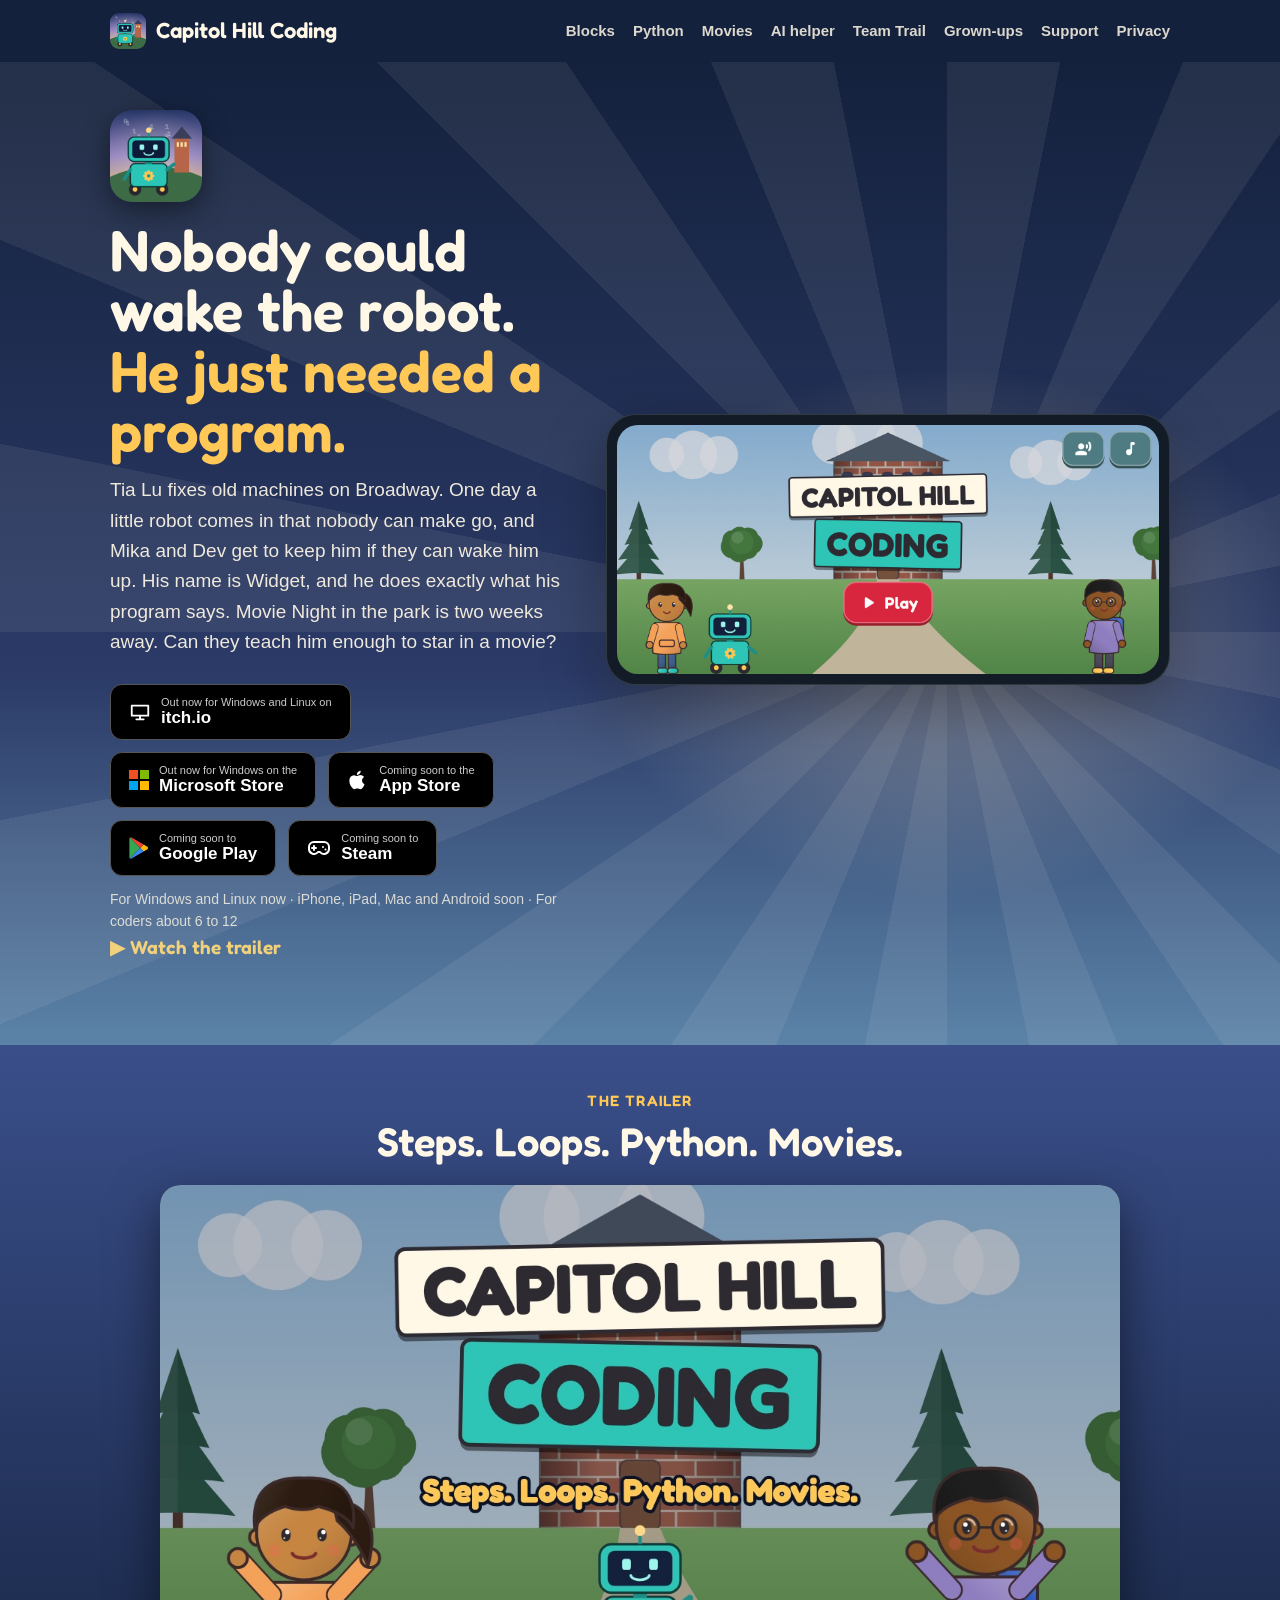
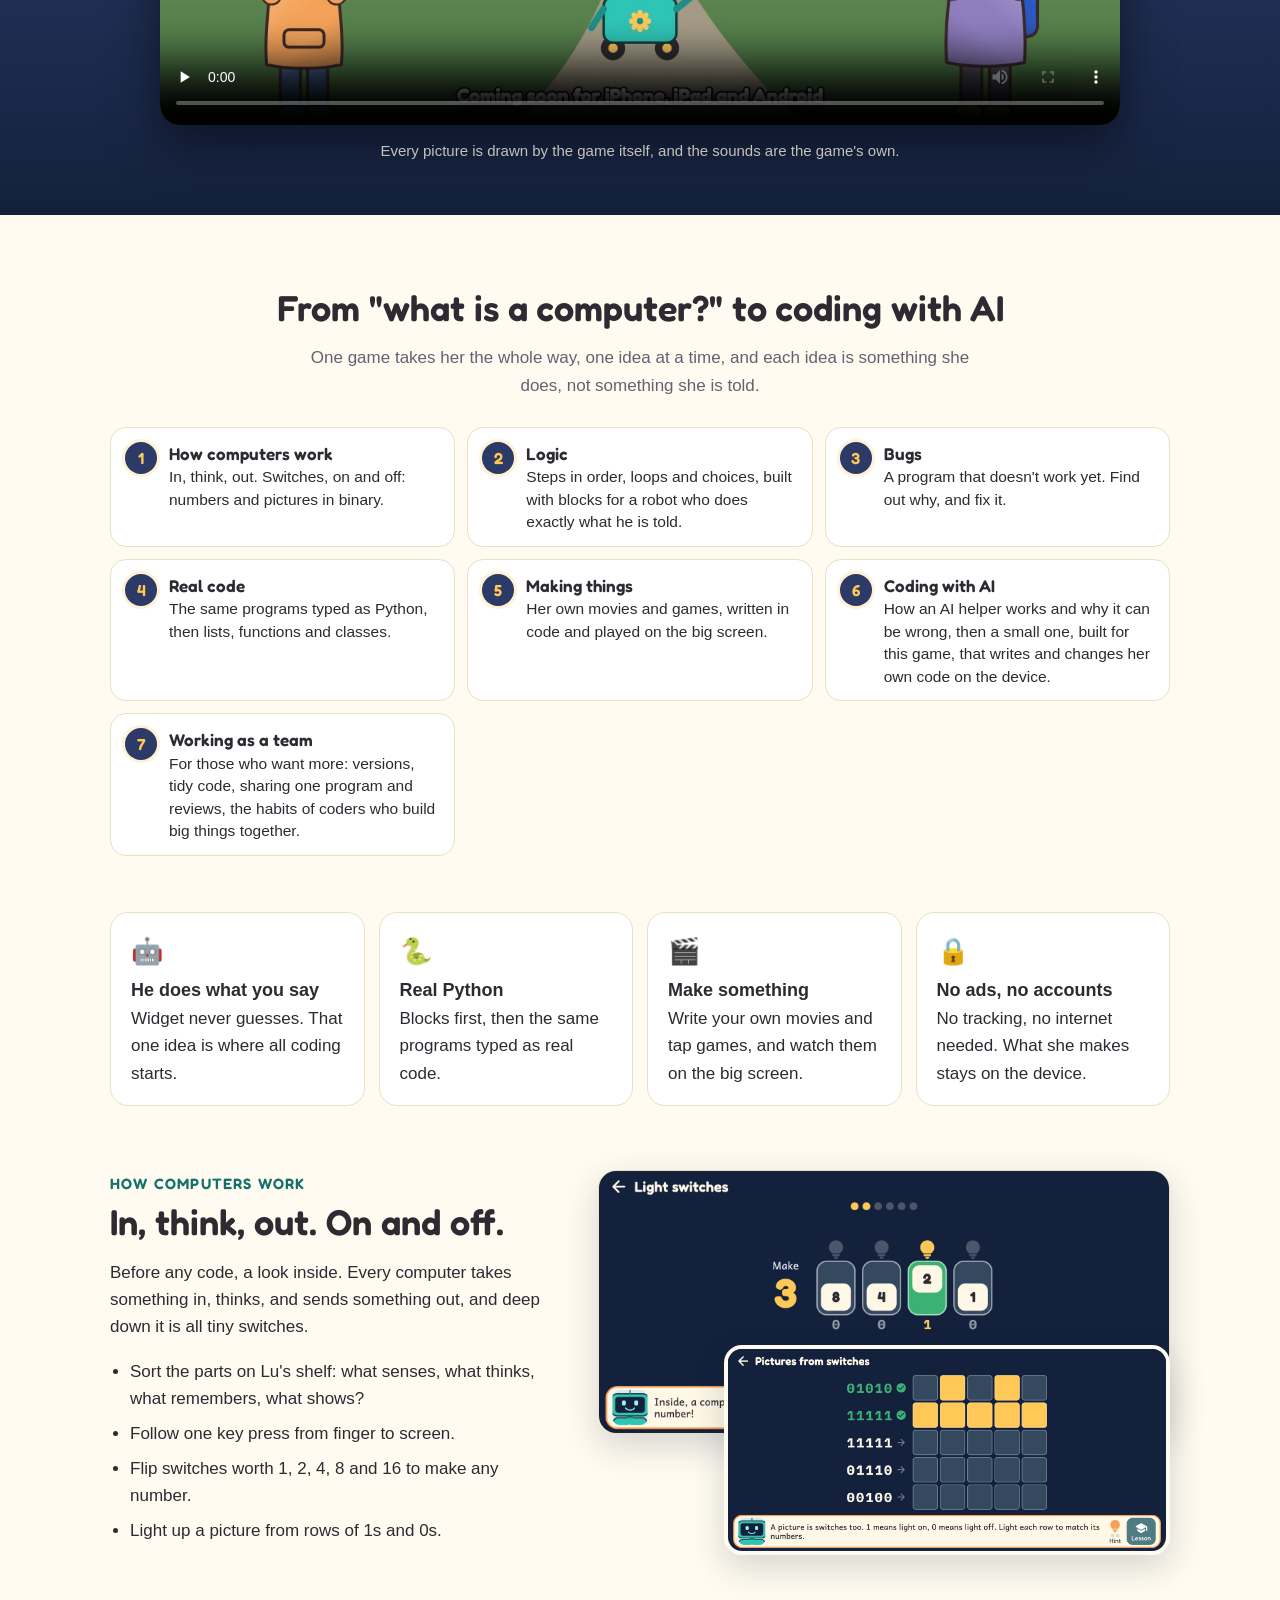
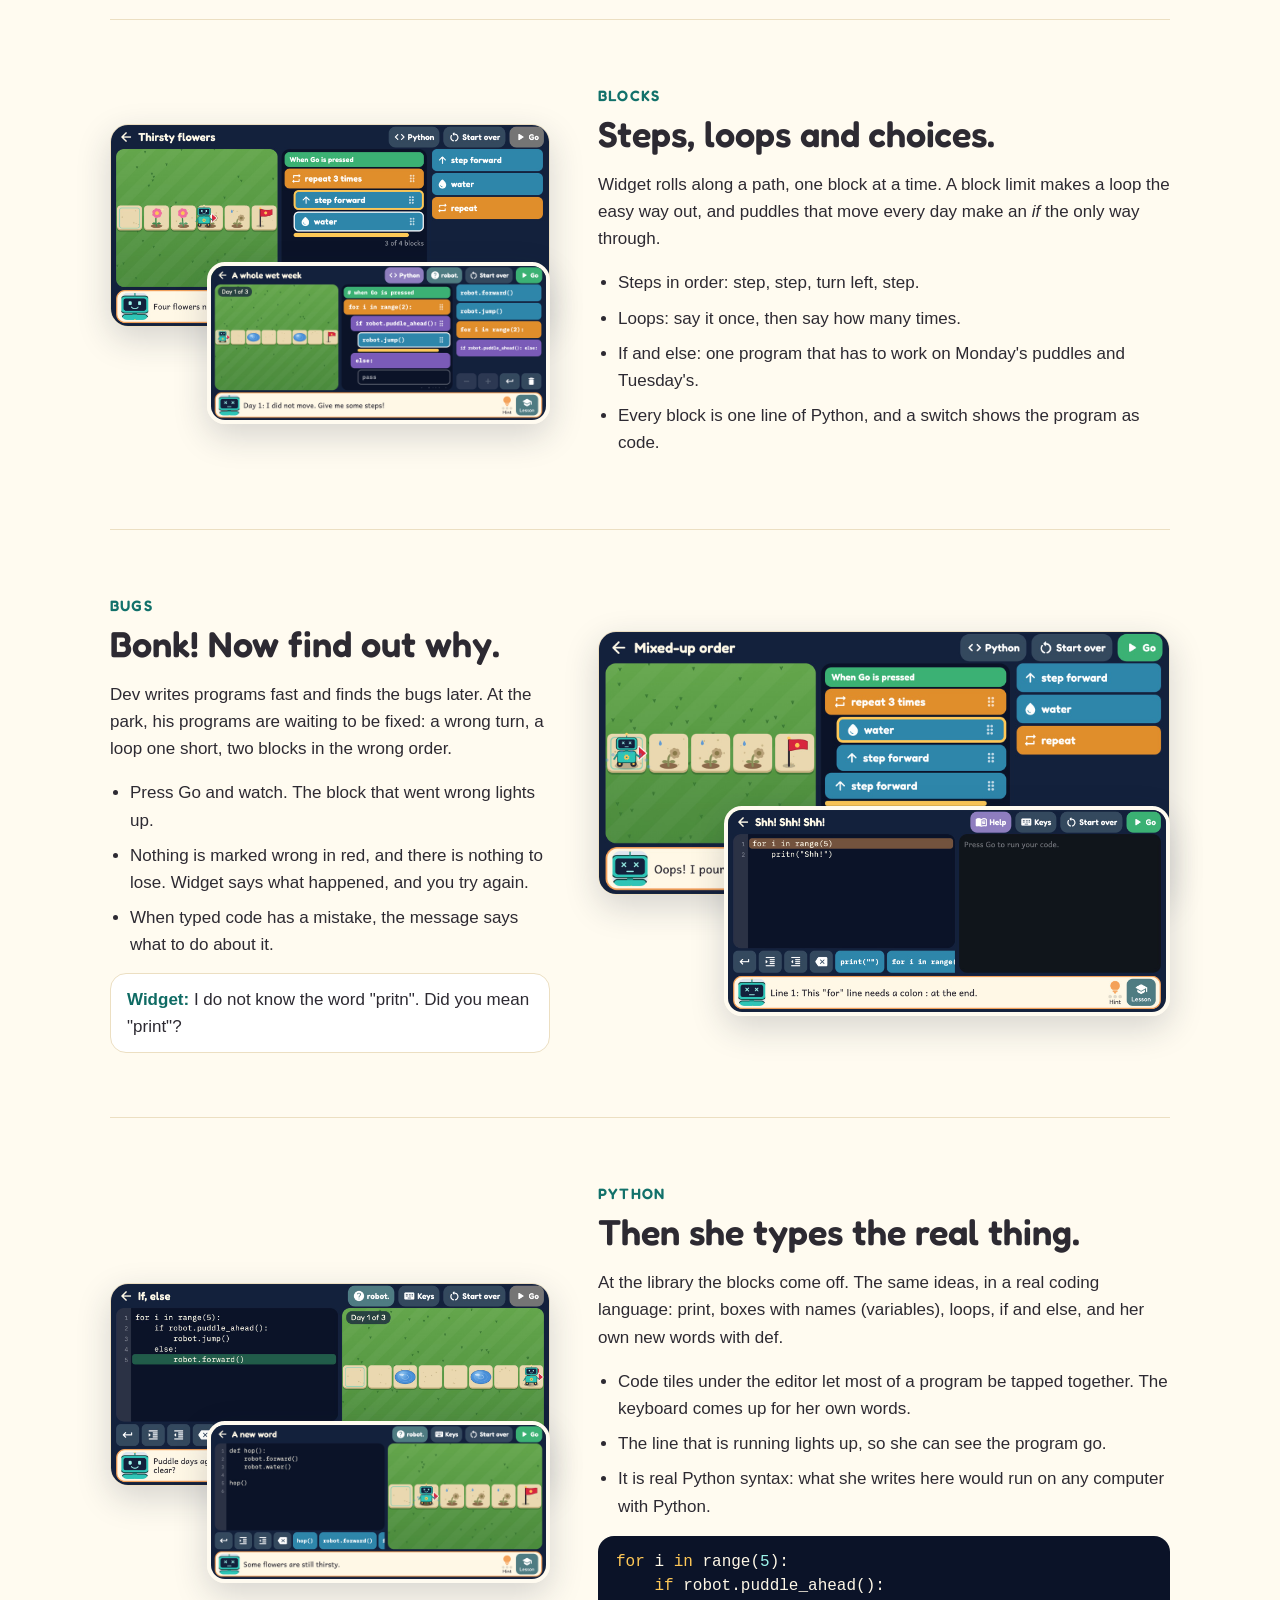
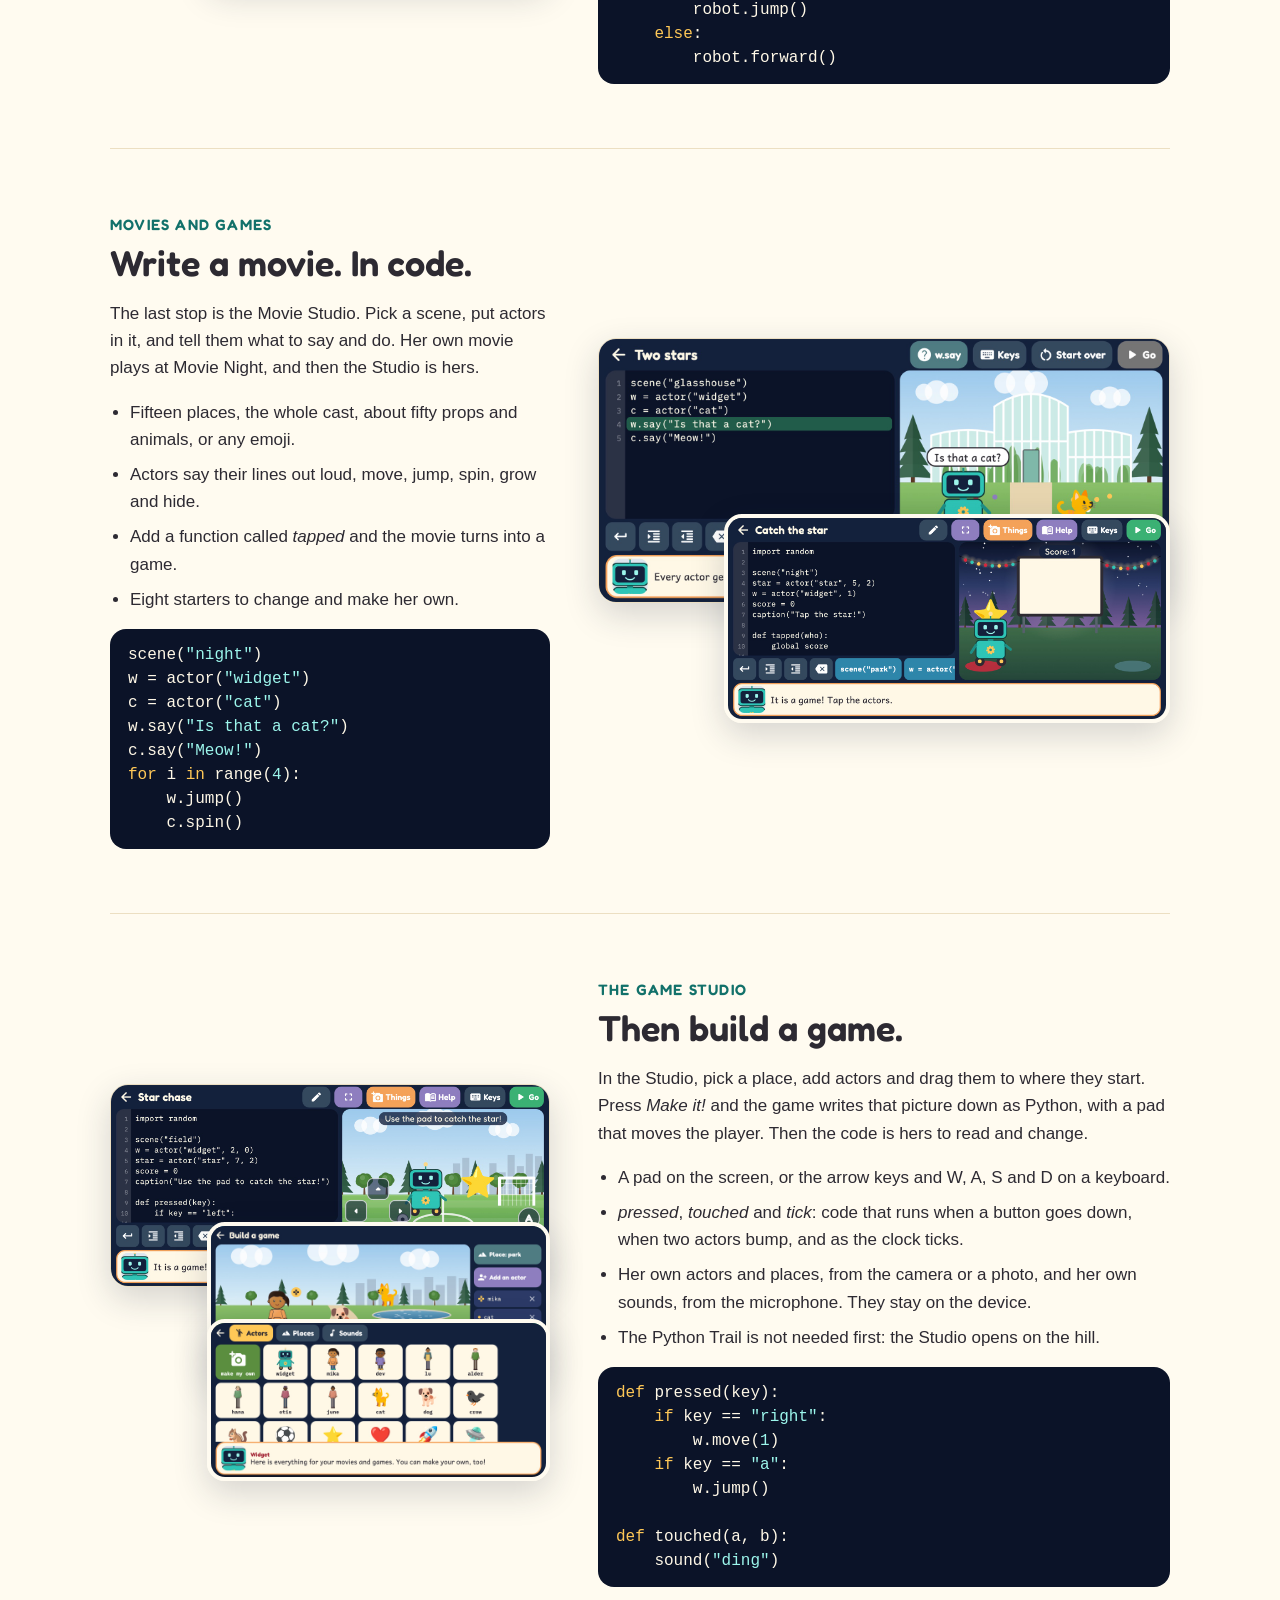
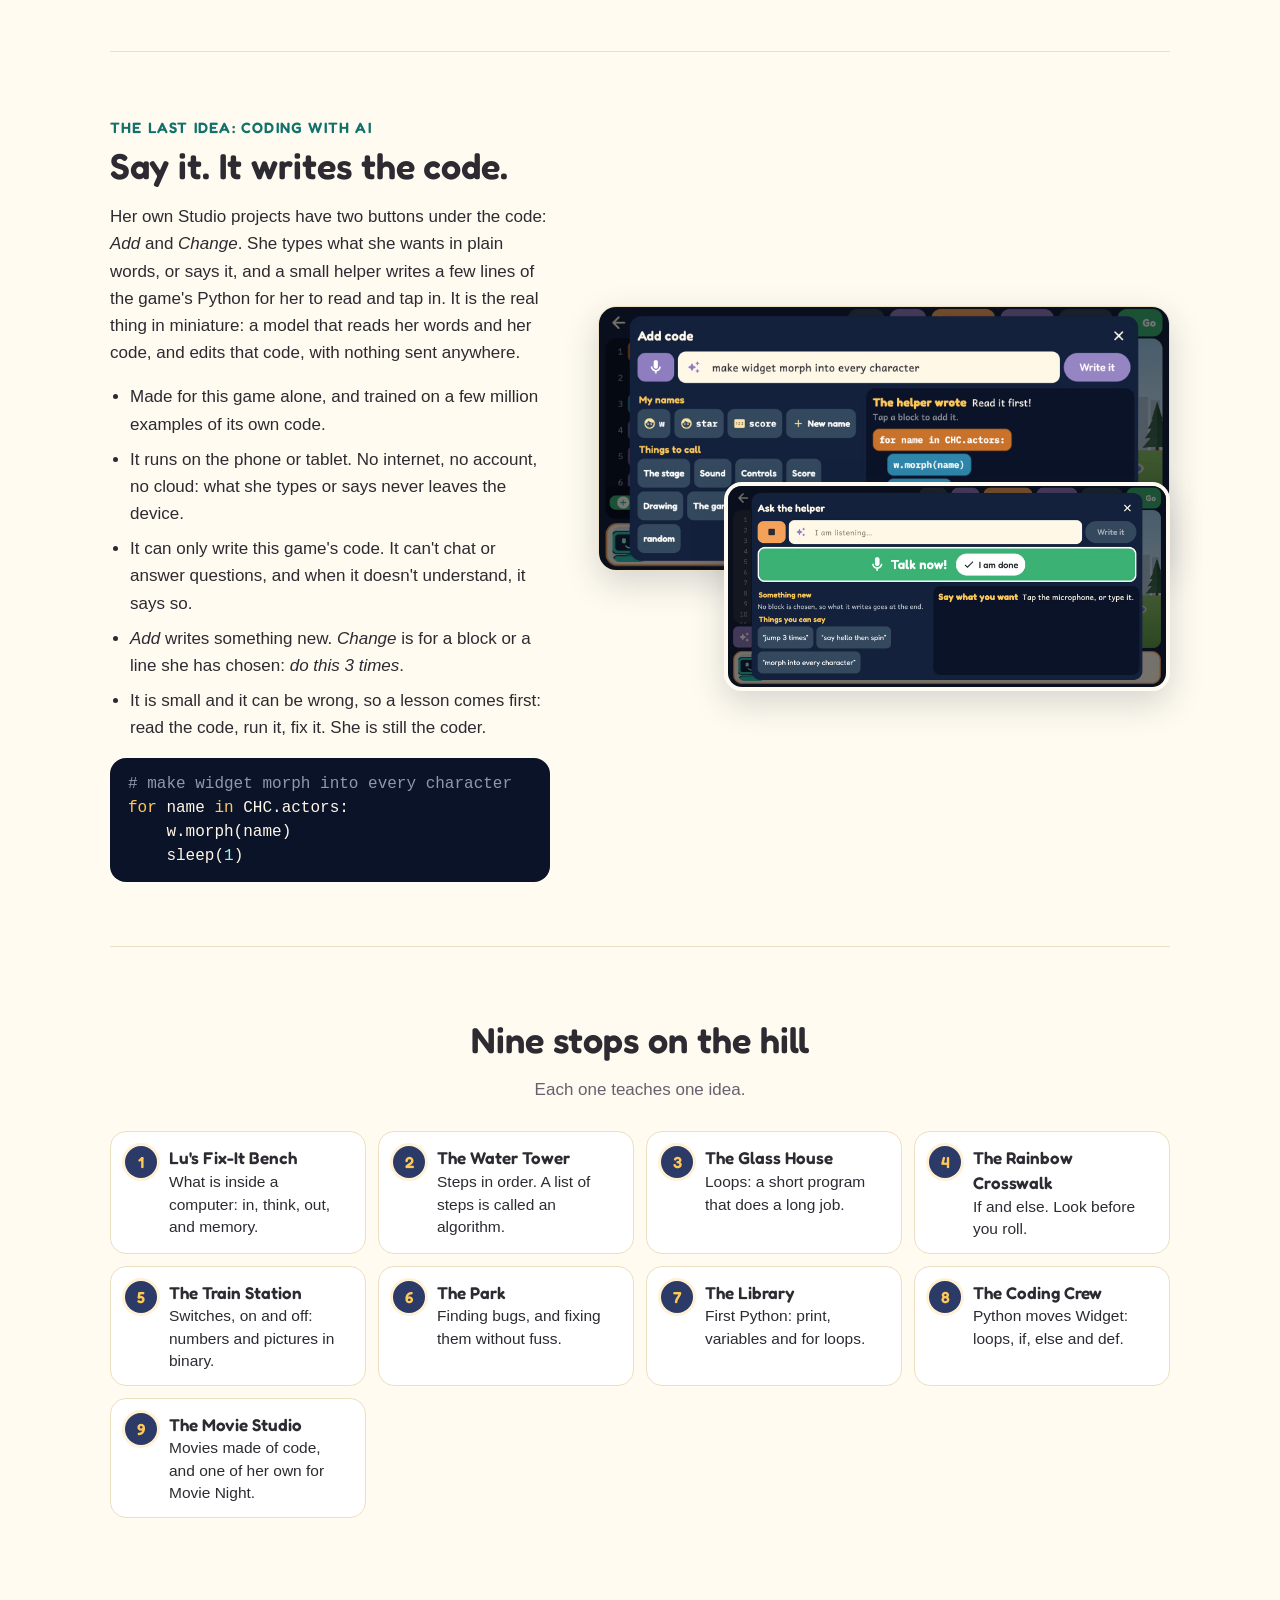
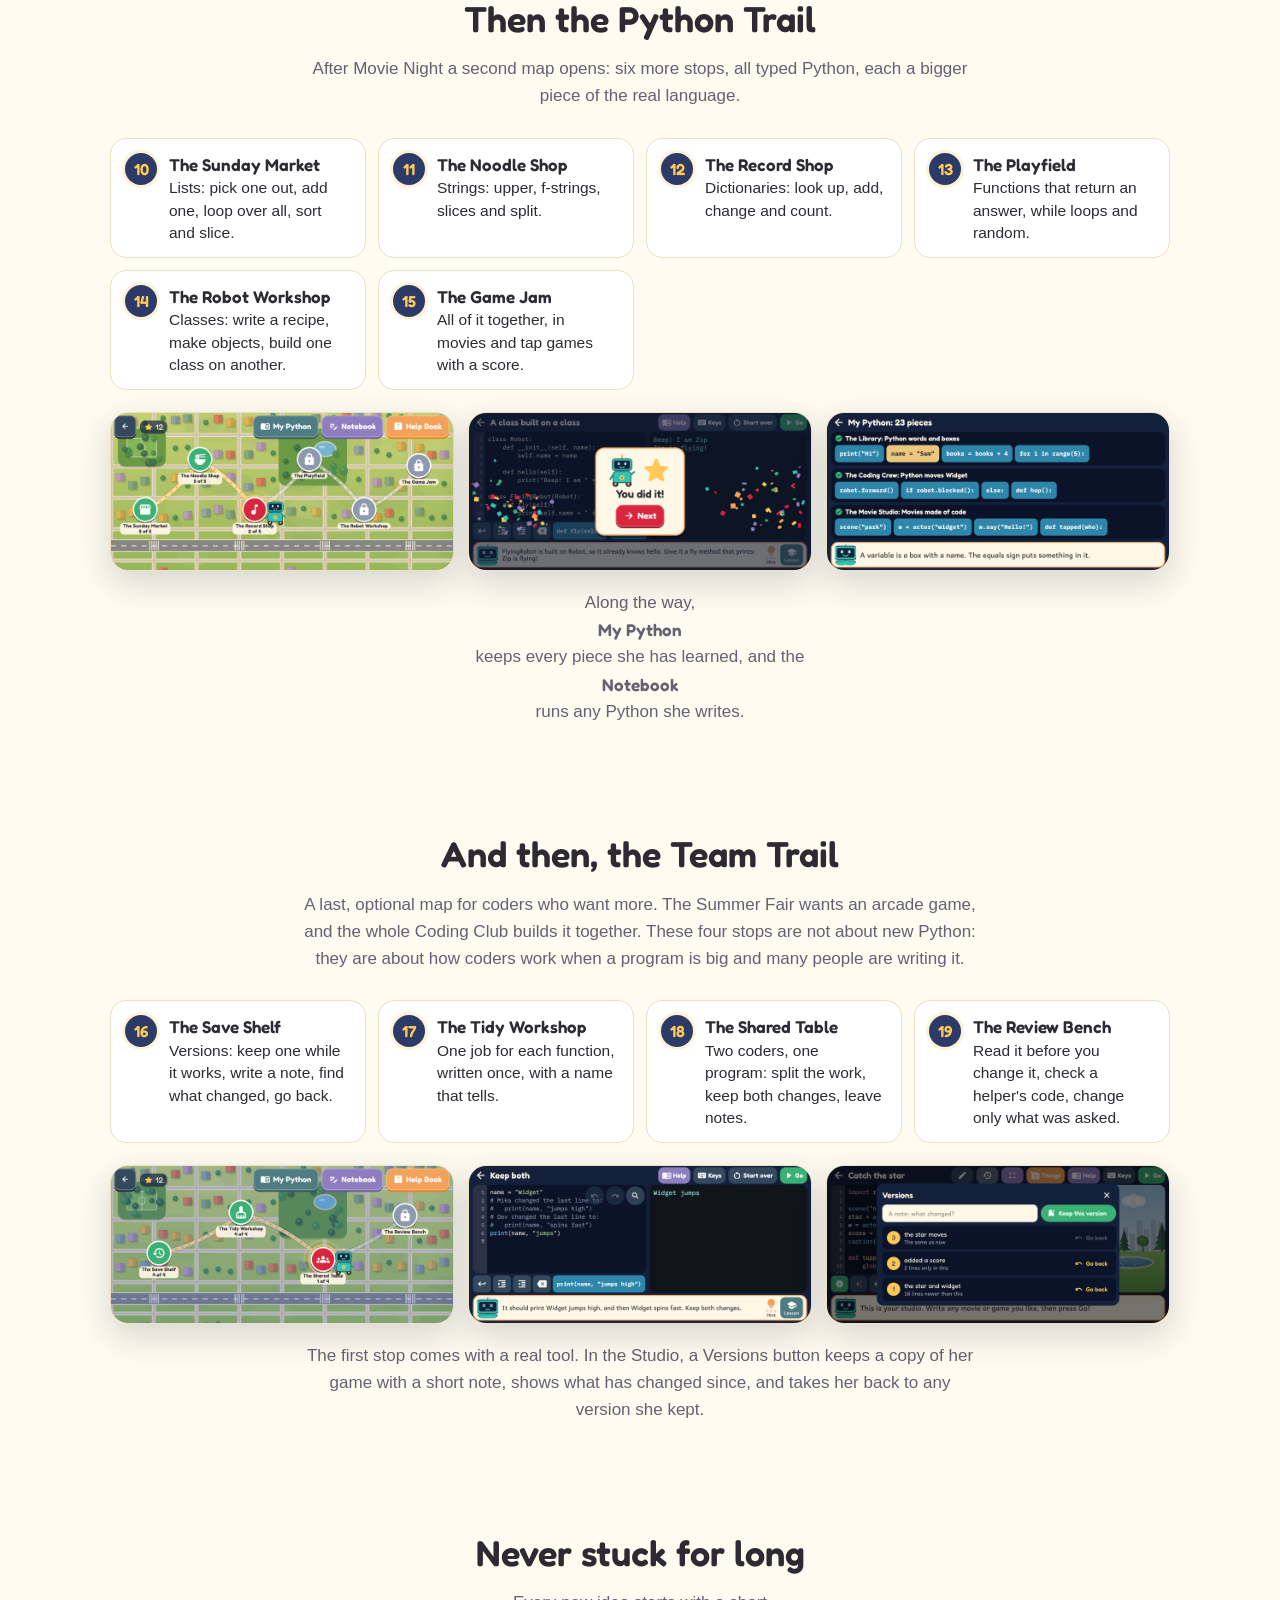
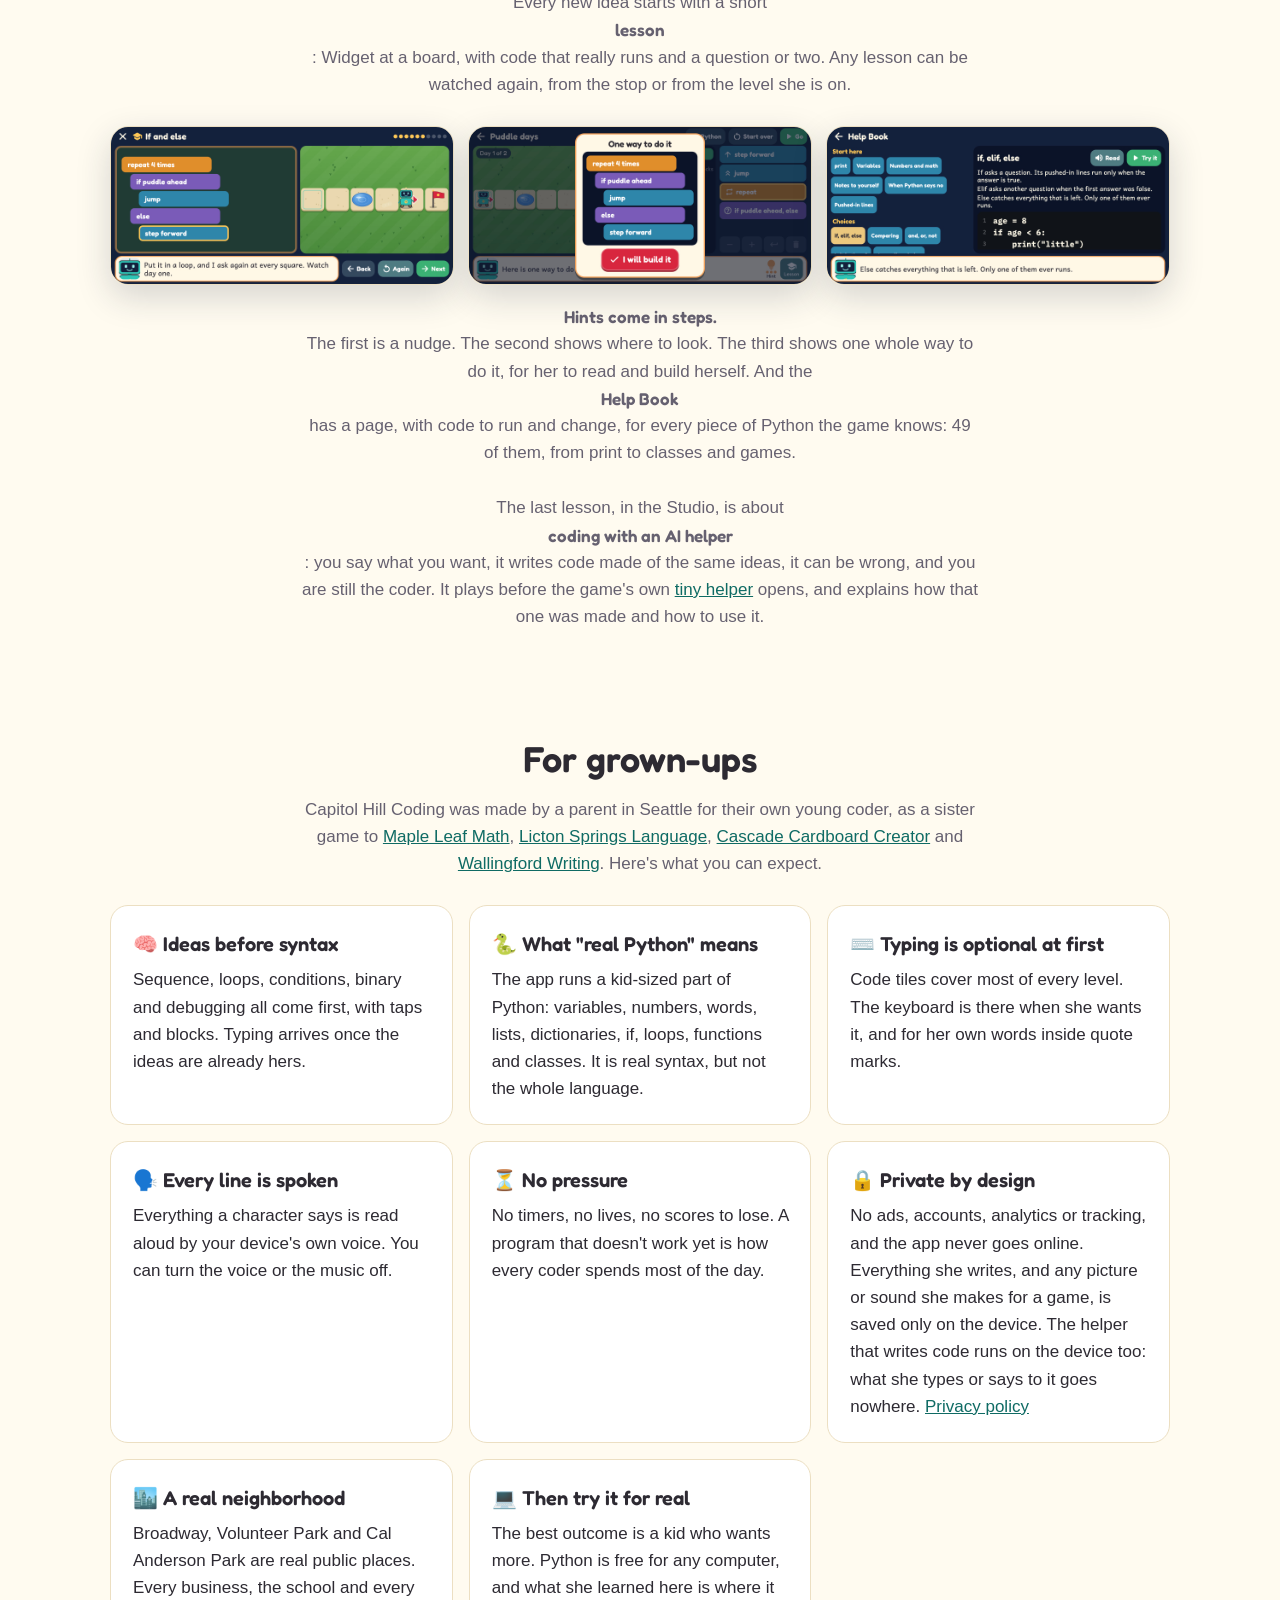
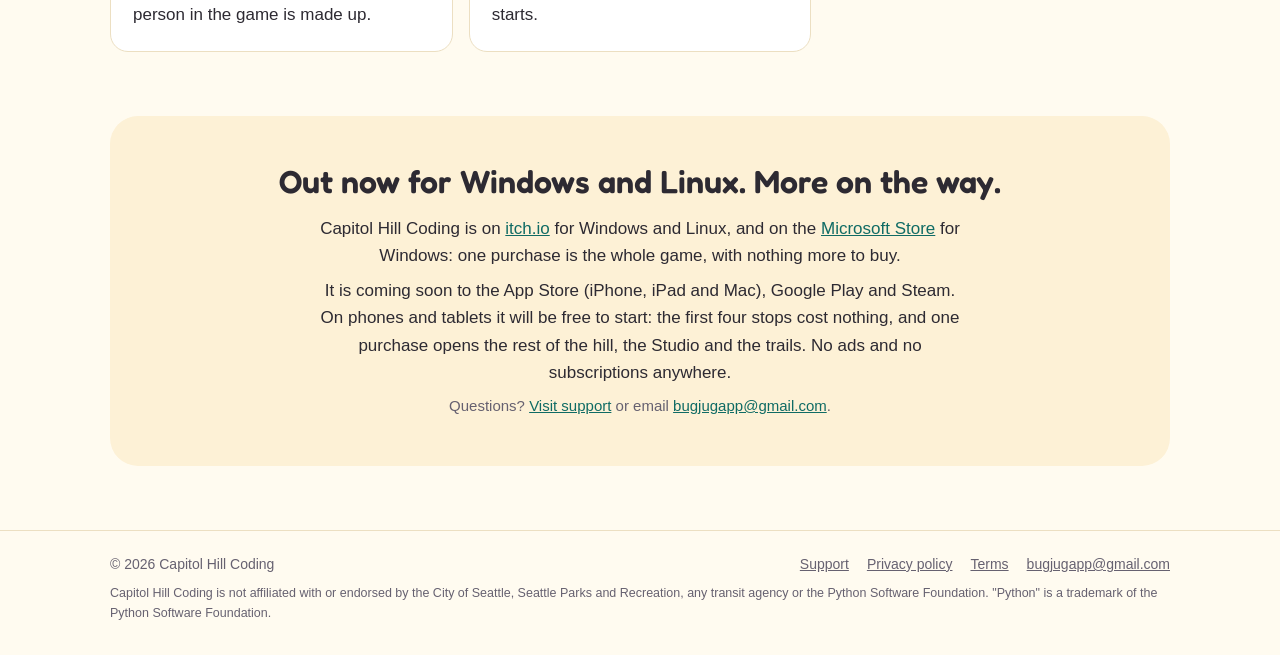
<file: index.html>
<!DOCTYPE html>
<html lang="en">
<head>
  <meta charset="utf-8">
  <meta name="viewport" content="width=device-width, initial-scale=1">
  <title>Capitol Hill Coding: Steps. Loops. Python. Movies.</title>
  <meta name="description" content="A coding game for kids about 6 to 12, set on Seattle's Capitol Hill. Wake up a little robot called Widget, learn how computers work, program him with blocks, then type real Python, write your own movies and games in code, code with a small AI helper that runs on the device, and learn how coders work as a team. Fully voiced, no ads, no accounts, no tracking. For Windows and Linux now; iPhone, iPad, Mac and Android soon.">
  <meta property="og:title" content="Capitol Hill Coding: Steps. Loops. Python. Movies.">
  <meta property="og:description" content="Nobody could wake the robot. He just needed a program. From how a computer works to real Python, movies made of code, and coding with a tiny on-device AI helper. No ads and no tracking.">
  <meta property="og:image" content="https://capitolhillcoding.github.io/img/og.jpg">
  <meta property="og:url" content="https://capitolhillcoding.github.io/">
  <meta name="twitter:card" content="summary_large_image">
  <meta name="theme-color" content="#14213d">
  <link rel="icon" href="favicon.png">
  <link rel="apple-touch-icon" href="apple-touch-icon.png">
  <link rel="stylesheet" href="style.css">
</head>
<body>
<header class="bar">
  <div class="wrap">
    <a class="brand" href="./"><img src="img/icon.png" alt="">Capitol Hill Coding</a>
    <nav>
      <a class="wide" href="#blocks">Blocks</a>
      <a class="wide" href="#python">Python</a>
      <a class="wide" href="#movies">Movies</a>
      <a class="wide" href="#helper">AI helper</a>
      <a class="wide" href="#team">Team Trail</a>
      <a class="wide" href="#grownups">Grown-ups</a>
      <a href="support.html">Support</a>
      <a href="privacy.html">Privacy</a>
    </nav>
  </div>
</header>

<section class="hero">
  <div class="wrap">
    <div>
      <img class="hero-icon" src="img/icon.png" alt="Capitol Hill Coding app icon: Widget, a small teal robot with a screen for a face, waving in front of a hill with a round brick tower">
      <h1>Nobody could wake the robot.<br><em>He just needed a program.</em></h1>
      <p>Tia Lu fixes old machines on Broadway. One day a little robot comes in that nobody can
        make go, and Mika and Dev get to keep him if they can wake him up. His name is Widget, and
        he does exactly what his program says. Movie Night in the park is two weeks away. Can they
        teach him enough to star in a movie?</p>
      <div class="cta">
        <a class="badge" href="https://timothycrosley.itch.io/capitol-hill-coding" aria-label="Get it on itch.io for Windows and Linux">
          <svg width="22" height="22" viewBox="0 0 24 24" aria-hidden="true"><path fill="none" stroke="currentColor" stroke-width="2" stroke-linecap="round" stroke-linejoin="round" d="M3 5h18v11H3zM8 20h8M12 16v4"/></svg>
          <span><small>Out now for Windows and Linux on</small>itch.io</span>
        </a>
        <a class="badge" href="https://apps.microsoft.com/detail/9p6vgndtslg4" aria-label="Get it from the Microsoft Store for Windows">
          <svg width="20" height="20" viewBox="0 0 20 20" aria-hidden="true"><path fill="#f25022" d="M0 0h9v9H0z"/><path fill="#7fba00" d="M11 0h9v9h-9z"/><path fill="#00a4ef" d="M0 11h9v9H0z"/><path fill="#ffb900" d="M11 11h9v9h-9z"/></svg>
          <span><small>Out now for Windows on the</small>Microsoft Store</span>
        </a>
        <span class="badge" aria-label="Coming soon to the App Store">
          <svg width="22" height="22" viewBox="0 0 24 24" aria-hidden="true"><path fill="currentColor" d="M16.4 12.6c0-2.6 2.1-3.8 2.2-3.9-1.2-1.8-3.1-2-3.7-2-1.6-.2-3.1.9-3.9.9-.8 0-2-.9-3.3-.9-1.7 0-3.3 1-4.2 2.5-1.8 3.1-.5 7.7 1.3 10.2.9 1.2 1.9 2.6 3.2 2.6 1.3-.1 1.8-.8 3.3-.8 1.6 0 2 .8 3.3.8 1.4 0 2.3-1.3 3.1-2.5 1-1.4 1.4-2.8 1.4-2.9 0 0-2.7-1-2.7-4zM13.9 5c.7-.9 1.2-2 1-3.2-1 0-2.3.7-3 1.6-.7.8-1.2 2-1.1 3.1 1.2.1 2.3-.6 3.1-1.5z"/></svg>
          <span><small>Coming soon to the</small>App Store</span>
        </span>
        <span class="badge" aria-label="Coming soon to Google Play">
          <svg width="20" height="22" viewBox="0 0 20 22" aria-hidden="true"><path fill="#34a853" d="M1 .6 11.3 11 1 21.4c-.4-.2-.6-.6-.6-1.1V1.7C.4 1.2.6.8 1 .6z"/><path fill="#fbbc04" d="m14.7 7.6 3.6 2.1c1 .6 1 2 0 2.6l-3.6 2.1-3.4-3.4z"/><path fill="#4285f4" d="M11.3 11 14.7 14.4 2.5 21.4c-.5.3-1 .3-1.5 0z"/><path fill="#ea4335" d="M1 .6c.5-.3 1-.3 1.5 0l12.2 7-3.4 3.4z"/></svg>
          <span><small>Coming soon to</small>Google Play</span>
        </span>
        <span class="badge" aria-label="Coming soon to Steam">
          <svg width="24" height="22" viewBox="0 0 24 22" aria-hidden="true"><path fill="none" stroke="currentColor" stroke-width="2" stroke-linecap="round" stroke-linejoin="round" d="M7 5h10a5 5 0 0 1 5 5v2a5 5 0 0 1-9 3h-2a5 5 0 0 1-9-3v-2a5 5 0 0 1 5-5zM7 9v4M5 11h4M16 10h.01M18.5 12.5h.01"/></svg>
          <span><small>Coming soon to</small>Steam</span>
        </span>
        <span class="note">For Windows and Linux now · iPhone, iPad, Mac and Android soon · For coders about 6 to 12</span>
      </div>
      <p class="watch"><a href="#trailer">▶ Watch the trailer</a></p>
    </div>
    <div class="device"><img src="img/title.jpg" alt="The title screen: Mika, Widget the robot and Dev in front of a brick water tower, with a Play button"></div>
  </div>
</section>

<section class="trailer" id="trailer" aria-labelledby="trailer-title">
  <div class="wrap">
    <p class="kicker">The trailer</p>
    <h2 id="trailer-title">Steps. Loops. Python. Movies.</h2>
    <video controls playsinline preload="none" poster="video/trailer-poster.jpg" width="1280" height="720"
      aria-label="A 48-second Capitol Hill Coding trailer: in a repair shop, a robot that nobody could wake lights up. Blocks stack into a program and the robot, Widget, follows them step by step to a flag. A repeat block waters a whole row of flowers. An if block lets him jump over puddles. A wrong turn makes him bonk into a hedge, and the block is fixed. Then the same program is typed as real Python and run. A movie written in code plays, with Widget and Mika dancing, and a tap game counts up a score. Then the words 'make widget jump 3 times' are typed into a box, a tiny AI helper on the device writes a two-line loop, and Widget jumps three times. The logo lands with the words Steps, Loops, Python, Movies.">
      <source src="video/trailer.mp4" type="video/mp4">
    </video>
    <p class="trailer-note">Every picture is drawn by the game itself, and the sounds are the game's own.</p>
  </div>
</section>

<main class="wrap">
  <section class="chapters" id="path">
    <h2>From "what is a computer?" to coding with AI</h2>
    <p>One game takes her the whole way, one idea at a time, and each idea is something she does, not something
      she is told.</p>
    <ol>
      <li><strong>How computers work</strong>In, think, out. Switches, on and off: numbers and pictures in binary.</li>
      <li><strong>Logic</strong>Steps in order, loops and choices, built with blocks for a robot who does exactly what he is told.</li>
      <li><strong>Bugs</strong>A program that doesn't work yet. Find out why, and fix it.</li>
      <li><strong>Real code</strong>The same programs typed as Python, then lists, functions and classes.</li>
      <li><strong>Making things</strong>Her own movies and games, written in code and played on the big screen.</li>
      <li><strong>Coding with AI</strong>How an AI helper works and why it can be wrong, then a small one, built for this game, that writes and changes her own code on the device.</li>
      <li><strong>Working as a team</strong>For those who want more: versions, tidy code, sharing one program and reviews, the habits of coders who build big things together.</li>
    </ol>
  </section>

  <ul class="pills">
    <li><span class="e">🤖</span><strong>He does what you say</strong>Widget never guesses. That one idea is where all coding starts.</li>
    <li><span class="e">🐍</span><strong>Real Python</strong>Blocks first, then the same programs typed as real code.</li>
    <li><span class="e">🎬</span><strong>Make something</strong>Write your own movies and tap games, and watch them on the big screen.</li>
    <li><span class="e">🔒</span><strong>No ads, no accounts</strong>No tracking, no internet needed. What she makes stays on the device.</li>
  </ul>

  <div class="feature" id="inside">
    <div>
      <p class="kicker">How computers work</p>
      <h2>In, think, out. On and off.</h2>
      <p>Before any code, a look inside. Every computer takes something in, thinks, and sends
        something out, and deep down it is all tiny switches.</p>
      <ul>
        <li>Sort the parts on Lu's shelf: what senses, what thinks, what remembers, what shows?</li>
        <li>Follow one key press from finger to screen.</li>
        <li>Flip switches worth 1, 2, 4, 8 and 16 to make any number.</li>
        <li>Light up a picture from rows of 1s and 0s.</li>
      </ul>
    </div>
    <figure>
      <img class="shot" src="img/bits.jpg" alt="The switch game: make the number 3 by turning on the switches worth 2 and 1, shown as 0011" loading="lazy">
      <img class="shot small" src="img/pixels.jpg" alt="The pixel game: rows of 1s and 0s on the left and a grid of lights on the right, part way to a heart" loading="lazy">
    </figure>
  </div>

  <div class="feature flip" id="blocks">
    <div>
      <p class="kicker">Blocks</p>
      <h2>Steps, loops and choices.</h2>
      <p>Widget rolls along a path, one block at a time. A block limit makes a loop the easy way
        out, and puddles that move every day make an <em>if</em> the only way through.</p>
      <ul>
        <li>Steps in order: step, step, turn left, step.</li>
        <li>Loops: say it once, then say how many times.</li>
        <li>If and else: one program that has to work on Monday's puddles and Tuesday's.</li>
        <li>Every block is one line of Python, and a switch shows the program as code.</li>
      </ul>
    </div>
    <figure>
      <img class="shot" src="img/loop.jpg" alt="A block program: repeat 3 times, step forward, water. Widget is part way along a row of flowers, two of them watered" loading="lazy">
      <img class="shot small" src="img/blocks-python.jpg" alt="The same kind of program with the Python switch on: for i in range(2), if robot.puddle_ahead(), robot.jump(), else" loading="lazy">
    </figure>
  </div>

  <div class="feature" id="bugs">
    <div>
      <p class="kicker">Bugs</p>
      <h2>Bonk! Now find out why.</h2>
      <p>Dev writes programs fast and finds the bugs later. At the park, his programs are waiting
        to be fixed: a wrong turn, a loop one short, two blocks in the wrong order.</p>
      <ul>
        <li>Press Go and watch. The block that went wrong lights up.</li>
        <li>Nothing is marked wrong in red, and there is nothing to lose. Widget says what
          happened, and you try again.</li>
        <li>When typed code has a mistake, the message says what to do about it.</li>
      </ul>
      <p class="say"><b>Widget:</b> I do not know the word "pritn". Did you mean "print"?</p>
    </div>
    <figure>
      <img class="shot" src="img/bug.jpg" alt="A program with a bug: Widget waters before stepping, and says 'Oops! I poured water where there is no thirsty flower.'" loading="lazy">
      <img class="shot small" src="img/error.jpg" alt="A typed loop with no colon: line 1 is marked amber and Widget says 'This for line needs a colon at the end.'" loading="lazy">
    </figure>
  </div>

  <div class="feature flip" id="python">
    <div>
      <p class="kicker">Python</p>
      <h2>Then she types the real thing.</h2>
      <p>At the library the blocks come off. The same ideas, in a real coding language: print,
        boxes with names (variables), loops, if and else, and her own new words with def.</p>
      <ul>
        <li>Code tiles under the editor let most of a program be tapped together. The keyboard
          comes up for her own words.</li>
        <li>The line that is running lights up, so she can see the program go.</li>
        <li>It is real Python syntax: what she writes here would run on any computer with Python.</li>
      </ul>
<div class="code"><span class="k">for</span> i <span class="k">in</span> range(<span class="s">5</span>):
    <span class="k">if</span> robot.puddle_ahead():
        robot.jump()
    <span class="k">else</span>:
        robot.forward()</div>
    </div>
    <figure>
      <img class="shot" src="img/python.jpg" alt="The Python editor: a for loop with an if and an else on the left, and Widget at the flag past two puddles on the right, on day 1 of 3" loading="lazy">
      <img class="shot small" src="img/def.jpg" alt="A level about def: a new word called hop that steps and waters, used to water a row of four flowers" loading="lazy">
    </figure>
  </div>

  <div class="feature" id="movies">
    <div>
      <p class="kicker">Movies and games</p>
      <h2>Write a movie. In code.</h2>
      <p>The last stop is the Movie Studio. Pick a scene, put actors in it, and tell them what to
        say and do. Her own movie plays at Movie Night, and then the Studio is hers.</p>
      <ul>
        <li>Fifteen places, the whole cast, about fifty props and animals, or any emoji.</li>
        <li>Actors say their lines out loud, move, jump, spin, grow and hide.</li>
        <li>Add a function called <em>tapped</em> and the movie turns into a game.</li>
        <li>Eight starters to change and make her own.</li>
      </ul>
<div class="code">scene(<span class="s">"night"</span>)
w = actor(<span class="s">"widget"</span>)
c = actor(<span class="s">"cat"</span>)
w.say(<span class="s">"Is that a cat?"</span>)
c.say(<span class="s">"Meow!"</span>)
<span class="k">for</span> i <span class="k">in</span> range(<span class="s">4</span>):
    w.jump()
    c.spin()</div>
    </div>
    <figure>
      <img class="shot" src="img/movie.jpg" alt="A movie in code: five lines of Python on the left, and on the right Widget in front of a glass house asking 'Is that a cat?' with a cat beside him" loading="lazy">
      <img class="shot small" src="img/game.jpg" alt="A tap game: Python with a tapped function on the left, a star to catch on the right, and 'Score: 1'" loading="lazy">
    </figure>
  </div>

  <div class="feature flip" id="games">
    <div>
      <p class="kicker">The game studio</p>
      <h2>Then build a game.</h2>
      <p>In the Studio, pick a place, add actors and drag them to where they start. Press
        <em>Make it!</em> and the game writes that picture down as Python, with a pad that moves
        the player. Then the code is hers to read and change.</p>
      <ul>
        <li>A pad on the screen, or the arrow keys and W, A, S and D on a keyboard.</li>
        <li><em>pressed</em>, <em>touched</em> and <em>tick</em>: code that runs when a button goes down, when two actors bump, and as the clock ticks.</li>
        <li>Her own actors and places, from the camera or a photo, and her own sounds, from the microphone. They stay on the device.</li>
        <li>The Python Trail is not needed first: the Studio opens on the hill.</li>
      </ul>
<div class="code"><span class="k">def</span> pressed(key):
    <span class="k">if</span> key == <span class="s">"right"</span>:
        w.move(<span class="s">1</span>)
    <span class="k">if</span> key == <span class="s">"a"</span>:
        w.jump()

<span class="k">def</span> touched(a, b):
    sound(<span class="s">"ding"</span>)</div>
    </div>
    <figure>
      <img class="shot" src="img/pad-game.jpg" alt="A pad game: Python with a pressed function on the left, and on the right Widget and a star on a playfield, with a pad of four arrows and an A button" loading="lazy">
      <img class="shot small" src="img/builder.jpg" alt="The game builder: a park with a girl, a dog and a cat placed on it, and buttons to pick a place, add an actor and make the game" loading="lazy">
      <img class="shot small" src="img/things.jpg" alt="The shelf of actors: a button to make my own, then Widget, the cast, a cat, a dog and more" loading="lazy">
    </figure>
  </div>

  <div class="feature" id="helper">
    <div>
      <p class="kicker">The last idea: coding with AI</p>
      <h2>Say it. It writes the code.</h2>
      <p>Her own Studio projects have two buttons under the code: <em>Add</em> and <em>Change</em>. She types
        what she wants in plain words, or says it, and a small helper writes a few lines of the game's Python
        for her to read and tap in. It is the real thing in miniature: a model that reads her words and her
        code, and edits that code, with nothing sent anywhere.</p>
      <ul>
        <li>Made for this game alone, and trained on a few million examples of its own code.</li>
        <li>It runs on the phone or tablet. No internet, no account, no cloud: what she types or says never leaves the device.</li>
        <li>It can only write this game's code. It can't chat or answer questions, and when it doesn't understand, it says so.</li>
        <li><em>Add</em> writes something new. <em>Change</em> is for a block or a line she has chosen: <em>do this 3 times</em>.</li>
        <li>It is small and it can be wrong, so a lesson comes first: read the code, run it, fix it. She is still the coder.</li>
      </ul>
<div class="code"><span class="n"># make widget morph into every character</span>
<span class="k">for</span> name <span class="k">in</span> CHC.actors:
    w.morph(name)
    sleep(<span class="s">1</span>)</div>
    </div>
    <figure>
      <img class="shot" src="img/helper.jpg" alt="The helper: the words 'make widget morph into every character' in a box, and beside it the three lines of Python the helper wrote, with 'Read it first!'" loading="lazy">
      <img class="shot small" src="img/helper-talk.jpg" alt="Asking out loud: a big green bar that says 'Talk now!' with a microphone and an 'I am done' button" loading="lazy">
    </figure>
  </div>

  <section class="chapters" id="stops">
    <h2>Nine stops on the hill</h2>
    <p>Each one teaches one idea.</p>
    <ol>
      <li><strong>Lu's Fix-It Bench</strong>What is inside a computer: in, think, out, and memory.</li>
      <li><strong>The Water Tower</strong>Steps in order. A list of steps is called an algorithm.</li>
      <li><strong>The Glass House</strong>Loops: a short program that does a long job.</li>
      <li><strong>The Rainbow Crosswalk</strong>If and else. Look before you roll.</li>
      <li><strong>The Train Station</strong>Switches, on and off: numbers and pictures in binary.</li>
      <li><strong>The Park</strong>Finding bugs, and fixing them without fuss.</li>
      <li><strong>The Library</strong>First Python: print, variables and for loops.</li>
      <li><strong>The Coding Crew</strong>Python moves Widget: loops, if, else and def.</li>
      <li><strong>The Movie Studio</strong>Movies made of code, and one of her own for Movie Night.</li>
    </ol>
  </section>

  <section class="chapters" id="trail">
    <h2>Then the Python Trail</h2>
    <p>After Movie Night a second map opens: six more stops, all typed Python, each a bigger piece of the real language.</p>
    <ol start="10" style="counter-reset: ch 9">
      <li><strong>The Sunday Market</strong>Lists: pick one out, add one, loop over all, sort and slice.</li>
      <li><strong>The Noodle Shop</strong>Strings: upper, f-strings, slices and split.</li>
      <li><strong>The Record Shop</strong>Dictionaries: look up, add, change and count.</li>
      <li><strong>The Playfield</strong>Functions that return an answer, while loops and random.</li>
      <li><strong>The Robot Workshop</strong>Classes: write a recipe, make objects, build one class on another.</li>
      <li><strong>The Game Jam</strong>All of it together, in movies and tap games with a score.</li>
    </ol>
    <figure>
      <img class="shot" src="img/trail.jpg" alt="The Python Trail map: six stops joined by a path, with buttons for My Python and the Notebook" loading="lazy">
      <img class="shot small" src="img/class.jpg" alt="A class in Python: FlyingRobot built on Robot, and the words it printed beside it" loading="lazy">
      <img class="shot small" src="img/words.jpg" alt="My Python: a list of every piece of Python learned so far, stop by stop" loading="lazy">
    </figure>
    <p>Along the way, <strong>My Python</strong> keeps every piece she has learned, and the <strong>Notebook</strong> runs any Python she writes.</p>
  </section>

  <section class="chapters" id="team">
    <h2>And then, the Team Trail</h2>
    <p>A last, optional map for coders who want more. The Summer Fair wants an arcade game, and the whole Coding
      Club builds it together. These four stops are not about new Python: they are about how coders work when a
      program is big and many people are writing it.</p>
    <ol start="16" style="counter-reset: ch 15">
      <li><strong>The Save Shelf</strong>Versions: keep one while it works, write a note, find what changed, go back.</li>
      <li><strong>The Tidy Workshop</strong>One job for each function, written once, with a name that tells.</li>
      <li><strong>The Shared Table</strong>Two coders, one program: split the work, keep both changes, leave notes.</li>
      <li><strong>The Review Bench</strong>Read it before you change it, check a helper's code, change only what was asked.</li>
    </ol>
    <figure>
      <img class="shot" src="img/team.jpg" alt="The Team Trail map in evening light: four stops joined by a path, the Save Shelf, the Tidy Workshop, the Shared Table and the Review Bench" loading="lazy">
      <img class="shot small" src="img/team-code.jpg" alt="A level called Keep both: notes show that Mika and Dev each changed the same line, and Widget asks for both changes to be kept" loading="lazy">
      <img class="shot small" src="img/versions.jpg" alt="Versions in the Studio: three versions of a game, each with a note and what is different from now, and a button to go back" loading="lazy">
    </figure>
    <p>The first stop comes with a real tool. In the Studio, a Versions button keeps a copy of her game with
      a short note, shows what has changed since, and takes her back to any version she kept.</p>
  </section>

  <section class="chapters" id="help">
    <h2>Never stuck for long</h2>
    <p>Every new idea starts with a short <strong>lesson</strong>: Widget at a board, with code that really runs and a
      question or two. Any lesson can be watched again, from the stop or from the level she is on.</p>
    <figure>
      <img class="shot" src="img/lesson.jpg" alt="A lesson on if and else: blocks on a board, and Widget running them along a path with a puddle" loading="lazy">
      <img class="shot small" src="img/hint.jpg" alt="The third hint: a card that shows one way to build the program, to read and copy" loading="lazy">
      <img class="shot small" src="img/help.jpg" alt="The Help Book: a page on if, elif and else, with code to try" loading="lazy">
    </figure>
    <p><strong>Hints come in steps.</strong> The first is a nudge. The second shows where to look. The third shows
      one whole way to do it, for her to read and build herself. And the <strong>Help Book</strong> has a page, with
      code to run and change, for every piece of Python the game knows: 49 of them, from print to classes and games.</p>
    <p>The last lesson, in the Studio, is about <strong>coding with an AI helper</strong>: you say what you want, it
      writes code made of the same ideas, it can be wrong, and you are still the coder. It plays before the game's
      own <a href="#helper">tiny helper</a> opens, and explains how that one was made and how to use it.</p>
  </section>

  <section class="grownups" id="grownups">
    <h2>For grown-ups</h2>
    <p>Capitol Hill Coding was made by a parent in Seattle for their own young coder, as a sister
      game to <a href="https://mapleleafmath.github.io/">Maple Leaf Math</a>,
      <a href="https://lictonspringslanguage.github.io/">Licton Springs Language</a>,
      <a href="https://cascadecardboardcreator.github.io/">Cascade Cardboard Creator</a> and
      <a href="https://wallingford-writing.github.io/">Wallingford Writing</a>. Here's
      what you can expect.</p>
    <div class="cards">
      <div class="card">
        <h3>🧠 Ideas before syntax</h3>
        <p>Sequence, loops, conditions, binary and debugging all come first, with taps and
          blocks. Typing arrives once the ideas are already hers.</p>
      </div>
      <div class="card">
        <h3>🐍 What "real Python" means</h3>
        <p>The app runs a kid-sized part of Python: variables, numbers, words, lists,
          dictionaries, if, loops, functions and classes. It is real syntax, but not the whole language.</p>
      </div>
      <div class="card">
        <h3>⌨️ Typing is optional at first</h3>
        <p>Code tiles cover most of every level. The keyboard is there when she wants it, and
          for her own words inside quote marks.</p>
      </div>
      <div class="card">
        <h3>🗣️ Every line is spoken</h3>
        <p>Everything a character says is read aloud by your device's own voice. You can turn the
          voice or the music off.</p>
      </div>
      <div class="card">
        <h3>⏳ No pressure</h3>
        <p>No timers, no lives, no scores to lose. A program that doesn't work yet is how every
          coder spends most of the day.</p>
      </div>
      <div class="card">
        <h3>🔒 Private by design</h3>
        <p>No ads, accounts, analytics or tracking, and the app never goes online. Everything she
          writes, and any picture or sound she makes for a game, is saved only on the device.
          The helper that writes code runs on the device too: what she types or says to it goes nowhere.
          <a href="privacy.html">Privacy policy</a></p>
      </div>
      <div class="card">
        <h3>🏙️ A real neighborhood</h3>
        <p>Broadway, Volunteer Park and Cal Anderson Park are real public places. Every business,
          the school and every person in the game is made up.</p>
      </div>
      <div class="card">
        <h3>💻 Then try it for real</h3>
        <p>The best outcome is a kid who wants more. Python is free for any computer, and what
          she learned here is where it starts.</p>
      </div>
    </div>
  </section>

  <div class="closing">
    <h2>Out now for Windows and Linux. More on the way.</h2>
    <p>Capitol Hill Coding is on <a href="https://timothycrosley.itch.io/capitol-hill-coding">itch.io</a>
      for Windows and Linux, and on the <a href="https://apps.microsoft.com/detail/9p6vgndtslg4">Microsoft
      Store</a> for Windows: one purchase is the whole game, with nothing more to buy.</p>
    <p>It is coming soon to the App Store (iPhone, iPad and Mac), Google Play and Steam. On phones and tablets it will be free to start: the first four stops cost nothing,
      and one purchase opens the rest of the hill, the Studio and the trails. No ads and no
      subscriptions anywhere.</p>
    <p class="meta">Questions? <a href="support.html">Visit support</a> or email
      <a href="mailto:bugjugapp@gmail.com">bugjugapp@gmail.com</a>.</p>
  </div>
</main>

<footer>
  <div class="wrap">
    <span>© 2026 Capitol Hill Coding</span>
    <nav>
      <a href="support.html">Support</a>
      <a href="privacy.html">Privacy policy</a>
      <a href="support.html#terms">Terms</a>
      <a href="mailto:bugjugapp@gmail.com">bugjugapp@gmail.com</a>
    </nav>
    <span class="fine">Capitol Hill Coding is not affiliated with or endorsed by the City of Seattle, Seattle
      Parks and Recreation, any transit agency or the Python Software Foundation. "Python" is a
      trademark of the Python Software Foundation.</span>
  </div>
</footer>
</body>
</html>
</file>
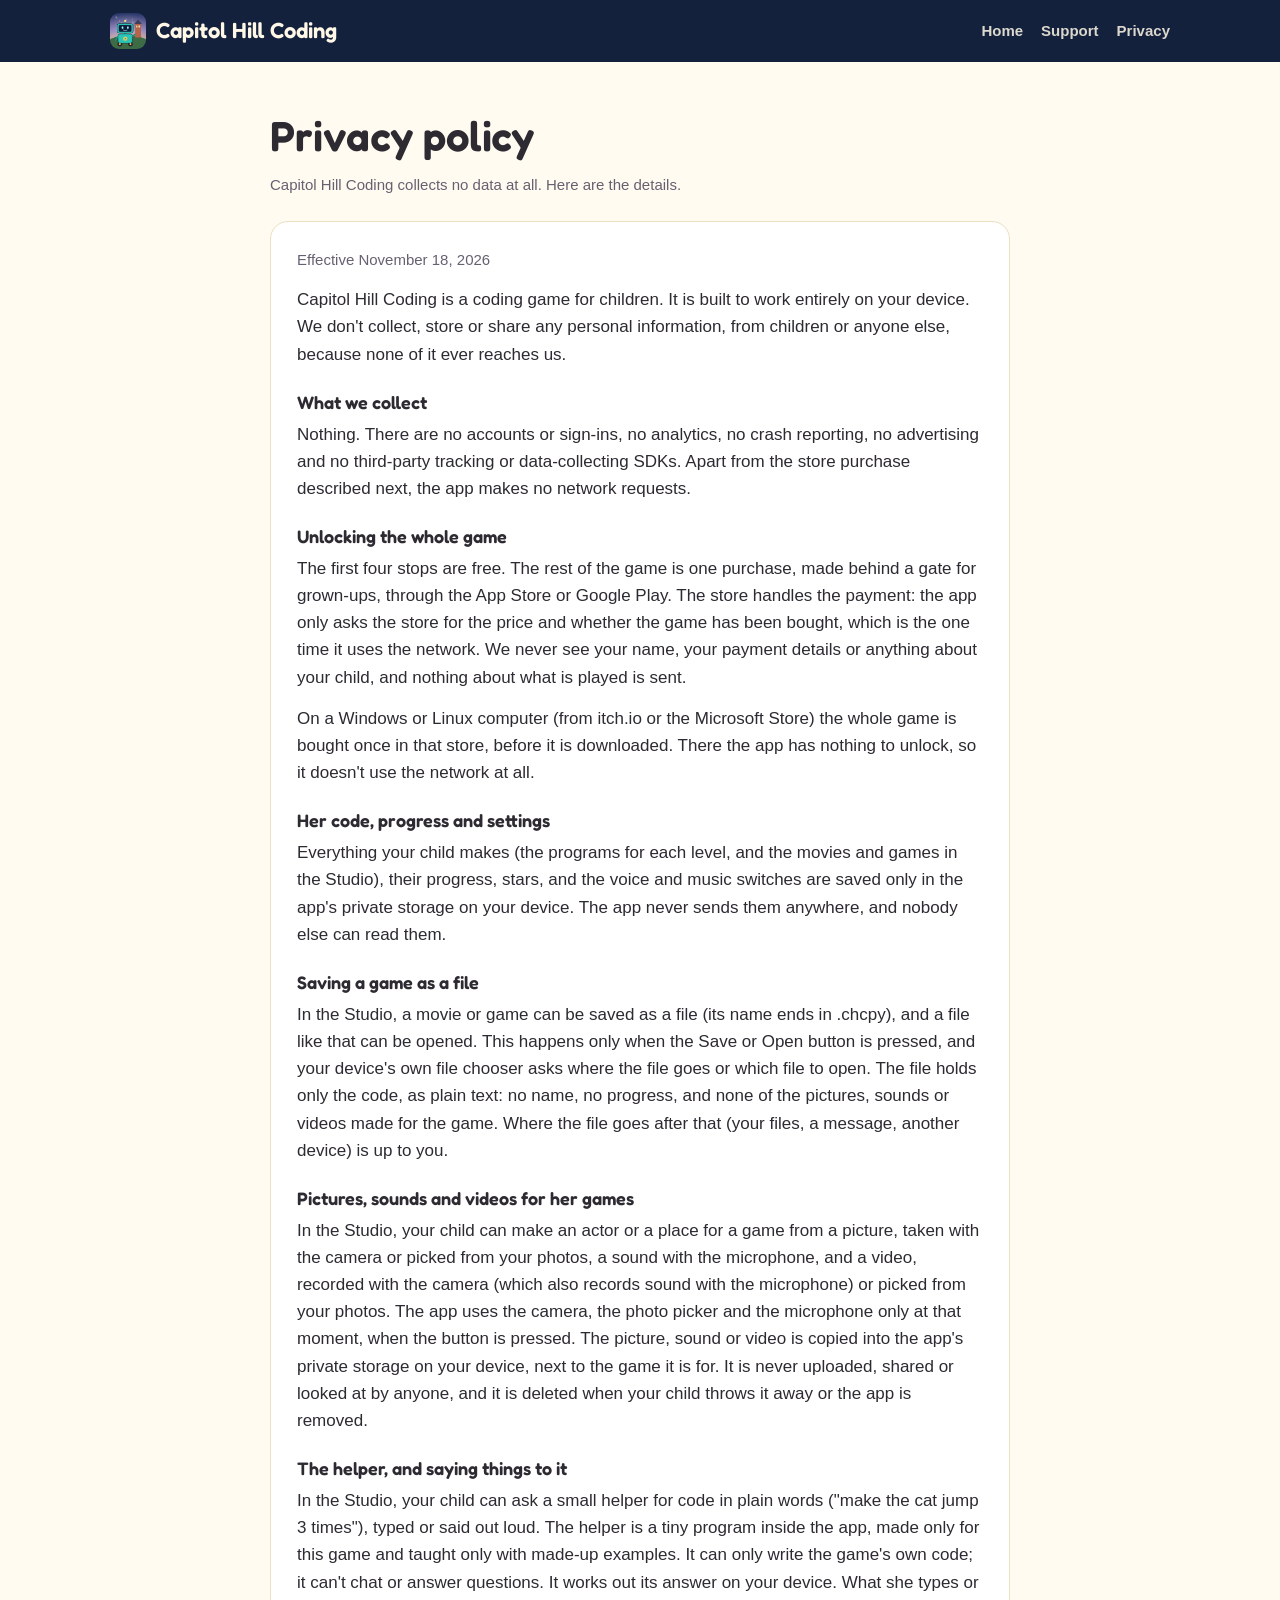
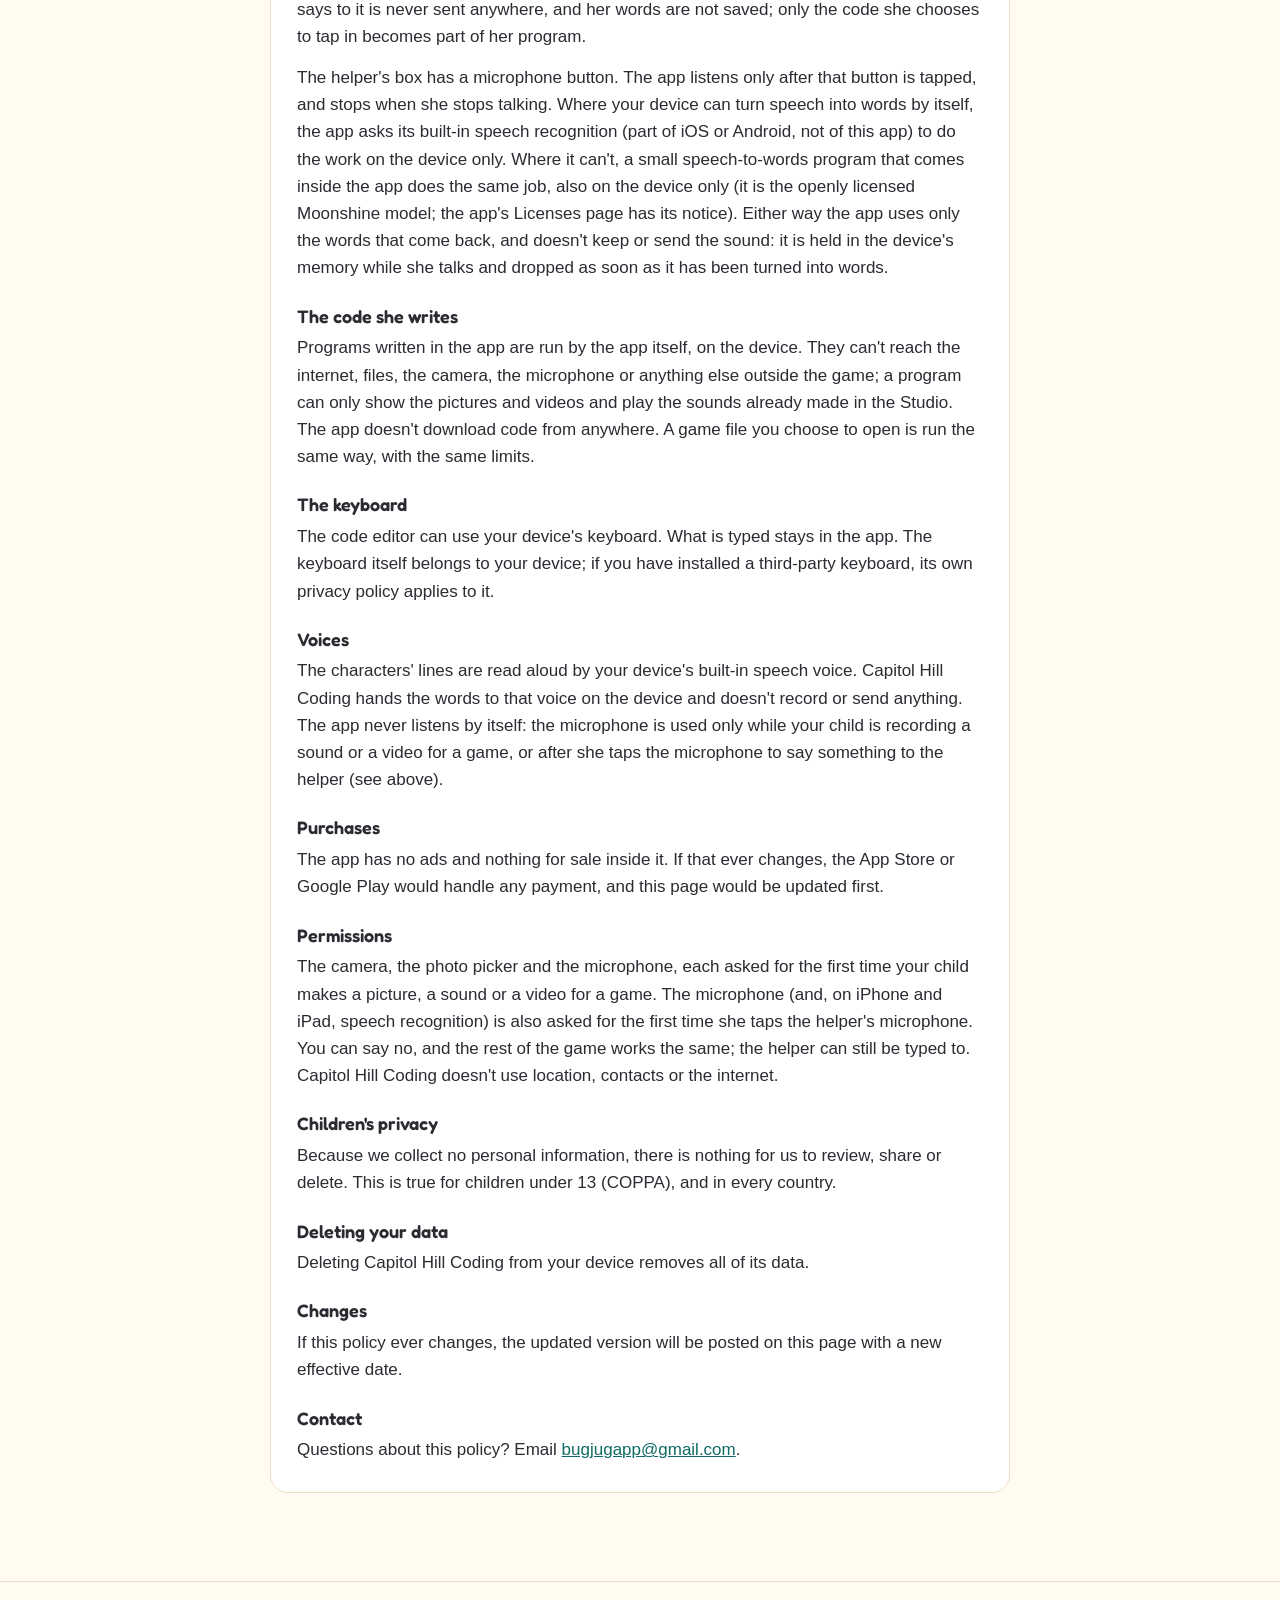
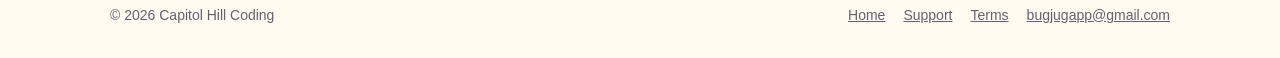
<file: privacy.html>
<!DOCTYPE html>
<html lang="en">
<head>
  <meta charset="utf-8">
  <meta name="viewport" content="width=device-width, initial-scale=1">
  <title>Capitol Hill Coding Privacy Policy</title>
  <meta name="description" content="Capitol Hill Coding's privacy policy: no data collected, no accounts, no ads, no tracking. The app never goes online and progress stays on your device.">
  <meta name="theme-color" content="#14213d">
  <link rel="icon" href="favicon.png">
  <link rel="apple-touch-icon" href="apple-touch-icon.png">
  <link rel="stylesheet" href="style.css">
</head>
<body>
<header class="bar">
  <div class="wrap">
    <a class="brand" href="./"><img src="img/icon.png" alt="">Capitol Hill Coding</a>
    <nav>
      <a class="wide" href="./">Home</a>
      <a href="support.html">Support</a>
      <a href="privacy.html">Privacy</a>
    </nav>
  </div>
</header>
<main class="doc">
  <h1>Privacy policy</h1>
  <p class="meta">Capitol Hill Coding collects no data at all. Here are the details.</p>

  <section id="privacy">
    <p class="meta">Effective November 18, 2026</p>
    <p>Capitol Hill Coding is a coding game for children. It is built to work
      entirely on your device. We don't collect, store or share any personal information, from
      children or anyone else, because none of it ever reaches us.</p>

    <h3>What we collect</h3>
    <p>Nothing. There are no accounts or sign-ins, no analytics, no crash reporting, no advertising
      and no third-party tracking or data-collecting SDKs. Apart from the store purchase described next, the app makes no
      network requests.</p>

    <h3>Unlocking the whole game</h3>
    <p>The first four stops are free. The rest of the game is one purchase, made behind a gate for
      grown-ups, through the App Store or Google Play. The store handles the payment: the app only
      asks the store for the price and whether the game has been bought, which is the one time it
      uses the network. We never see your name, your payment details or anything about your
      child, and nothing about what is played is sent.</p>
    <p>On a Windows or Linux computer (from itch.io or the Microsoft Store) the whole game is
      bought once in that store, before it is downloaded. There the app has nothing to unlock,
      so it doesn't use the network at all.</p>

    <h3>Her code, progress and settings</h3>
    <p>Everything your child makes (the programs for each level, and the movies and games in the
      Studio), their progress, stars, and the voice and music switches are saved only in the
      app's private storage on your device. The app never sends them anywhere, and nobody else can
      read them.</p>

    <h3>Saving a game as a file</h3>
    <p>In the Studio, a movie or game can be saved as a file (its name ends in .chcpy), and a
      file like that can be opened. This happens only when the Save or Open button is pressed,
      and your device's own file chooser asks where the file goes or which file to open. The
      file holds only the code, as plain text: no name, no progress, and none of the pictures,
      sounds or videos made for the game. Where the file goes after that (your files, a message, another
      device) is up to you.</p>

    <h3>Pictures, sounds and videos for her games</h3>
    <p>In the Studio, your child can make an actor or a place for a game from a picture, taken with
      the camera or picked from your photos, a sound with the microphone, and a video, recorded
      with the camera (which also records sound with the microphone) or picked from your photos.
      The app uses the camera, the photo picker and the microphone only at that moment, when the
      button is pressed. The picture, sound or video is copied into the app's private storage on
      your device, next to the game it is for. It is never uploaded, shared or looked at by anyone, and it is deleted when
      your child throws it away or the app is removed.</p>

    <h3>The helper, and saying things to it</h3>
    <p>In the Studio, your child can ask a small helper for code in plain words ("make the cat
      jump 3 times"), typed or said out loud. The helper is a tiny program inside the app, made
      only for this game and taught only with made-up examples. It can only write the game's own
      code; it can't chat or answer questions. It works out its answer on your device. What she types or says to it is
      never sent anywhere, and her words are not saved; only the code she chooses to tap in becomes
      part of her program.</p>
    <p>The helper's box has a microphone button. The app listens only after that button is
      tapped, and stops when she stops talking. Where your device can turn speech into words by
      itself, the app asks its built-in speech recognition (part of iOS or Android, not of this
      app) to do the work on the device only. Where it can't, a small speech-to-words program
      that comes inside the app does the same job, also on the device only (it is the openly
      licensed Moonshine model; the app's Licenses page has its notice). Either way the app uses
      only the words that come back, and doesn't keep or send the sound: it is held in the
      device's memory while she talks and dropped as soon as it has been turned into words.</p>

    <h3>The code she writes</h3>
    <p>Programs written in the app are run by the app itself, on the device. They can't reach the
      internet, files, the camera, the microphone or anything else outside the game; a program can
      only show the pictures and videos and play the sounds already made in the Studio. The app doesn't download
      code from anywhere. A game file you choose to open is run the same way, with the same limits.</p>

    <h3>The keyboard</h3>
    <p>The code editor can use your device's keyboard. What is typed stays in the app. The
      keyboard itself belongs to your device; if you have installed a third-party keyboard, its
      own privacy policy applies to it.</p>

    <h3>Voices</h3>
    <p>The characters' lines are read aloud by your device's built-in speech voice. Capitol Hill Coding hands the words to that voice on the device and doesn't record or send
      anything. The app never listens by itself: the microphone is used only while your child is
      recording a sound or a video for a game, or after she taps the microphone to say something to the
      helper (see above).</p>

    <h3>Purchases</h3>
    <p>The app has no ads and nothing for sale inside it. If that ever changes, the App Store or
      Google Play would handle any payment, and this page would be updated first.</p>

    <h3>Permissions</h3>
    <p>The camera, the photo picker and the microphone, each asked for the first time your child
      makes a picture, a sound or a video for a game. The microphone (and, on iPhone and iPad, speech
      recognition) is also asked for the first time she taps the helper's microphone. You can say
      no, and the rest of the game works the same; the helper can still be typed to. Capitol Hill
      Coding doesn't use location, contacts or the internet.</p>

    <h3>Children's privacy</h3>
    <p>Because we collect no personal information, there is nothing for us to review, share or
      delete. This is true for children under 13 (COPPA), and in every country.</p>

    <h3>Deleting your data</h3>
    <p>Deleting Capitol Hill Coding from your device removes all of its data.</p>

    <h3>Changes</h3>
    <p>If this policy ever changes, the updated version will be posted on this page with a new
      effective date.</p>

    <h3>Contact</h3>
    <p>Questions about this policy? Email <a href="mailto:bugjugapp@gmail.com">bugjugapp@gmail.com</a>.</p>
  </section>
</main>
<footer>
  <div class="wrap">
    <span>© 2026 Capitol Hill Coding</span>
    <nav>
      <a href="./">Home</a>
      <a href="support.html">Support</a>
      <a href="support.html#terms">Terms</a>
      <a href="mailto:bugjugapp@gmail.com">bugjugapp@gmail.com</a>
    </nav>
  </div>
</footer>
</body>
</html>
</file>
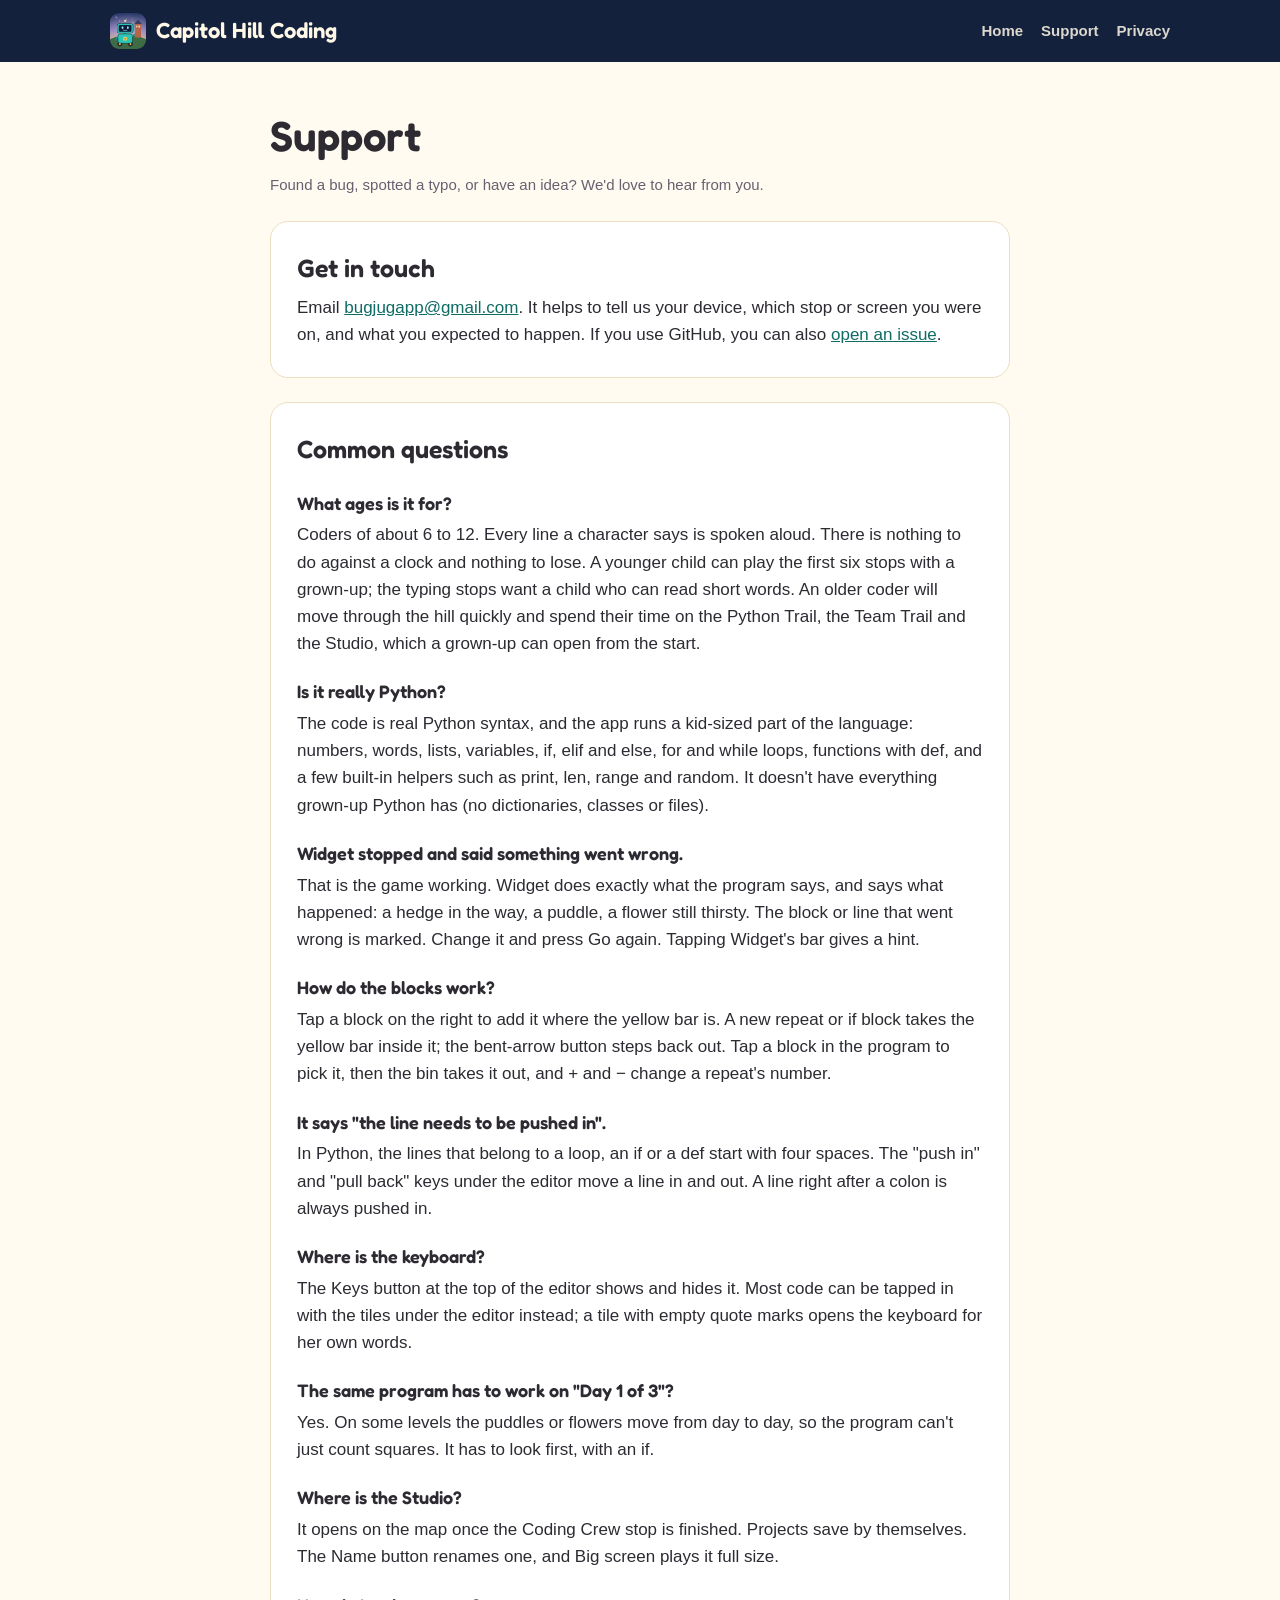
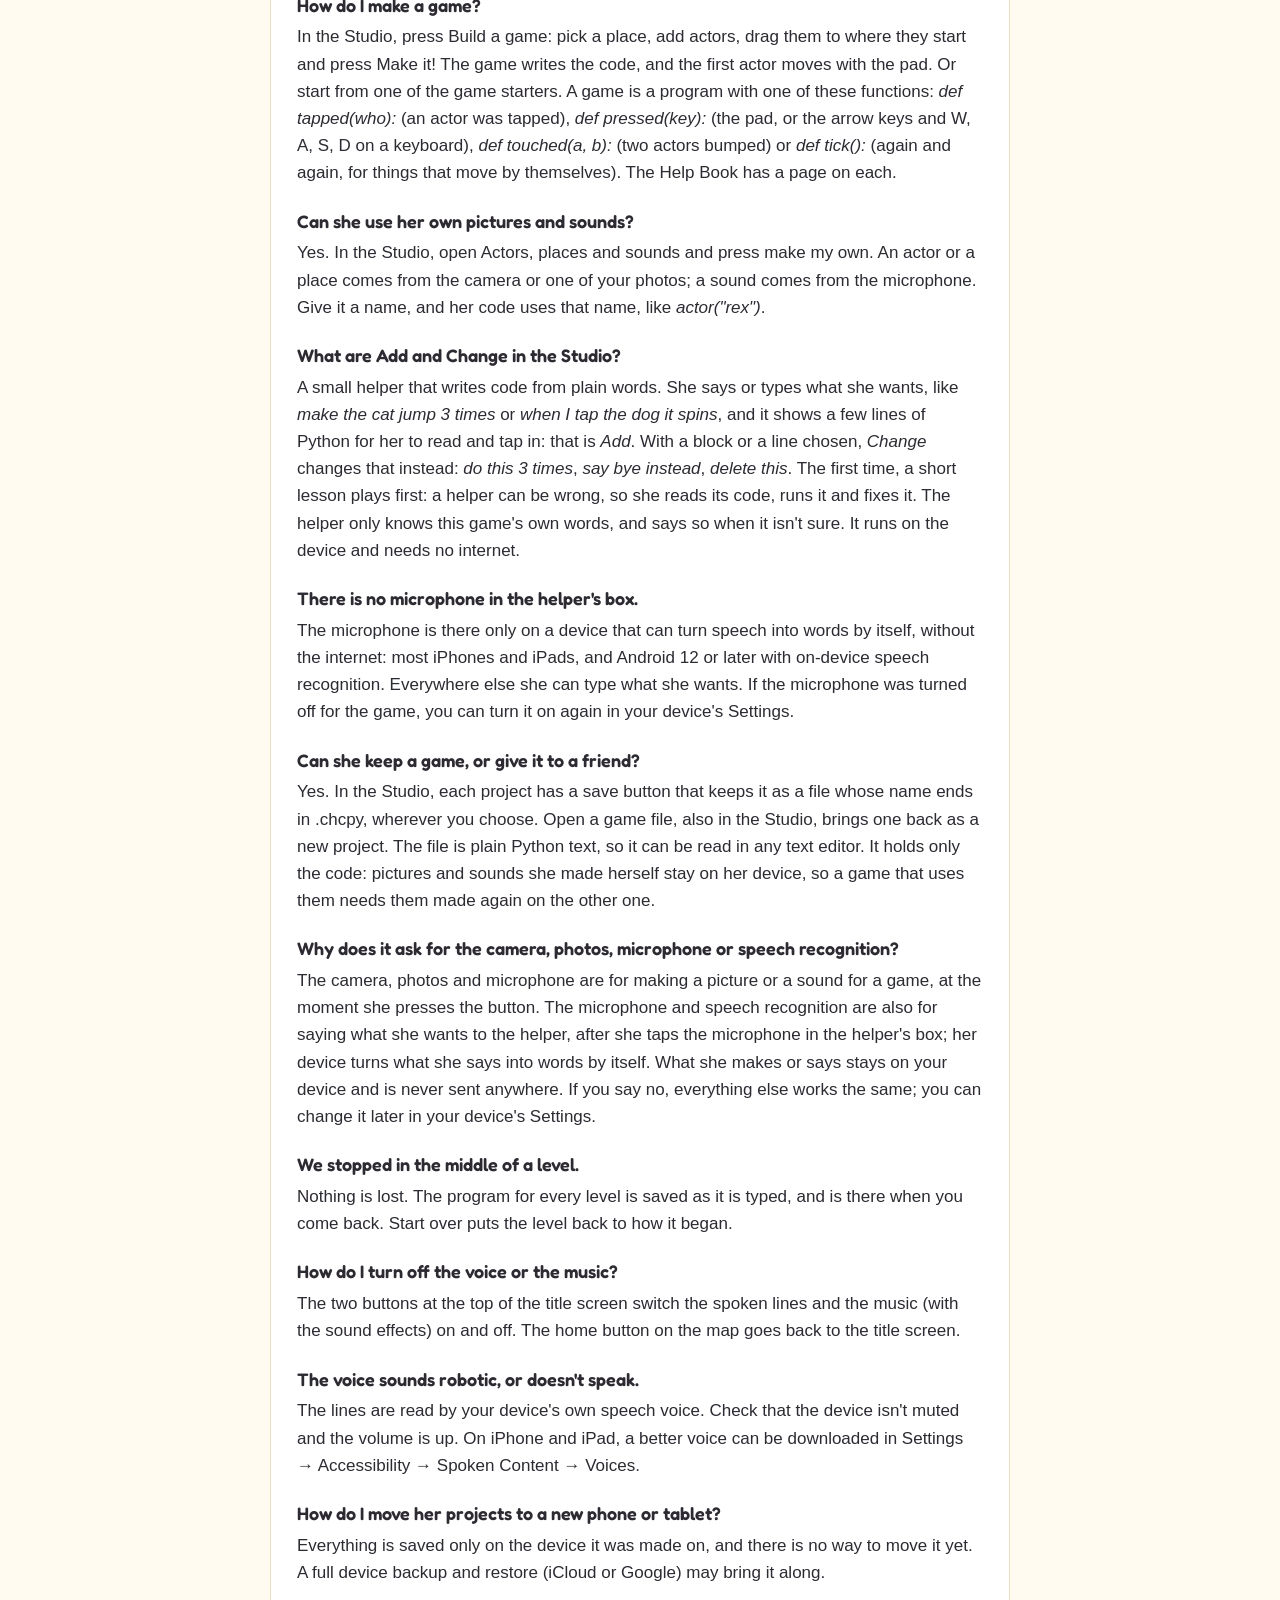
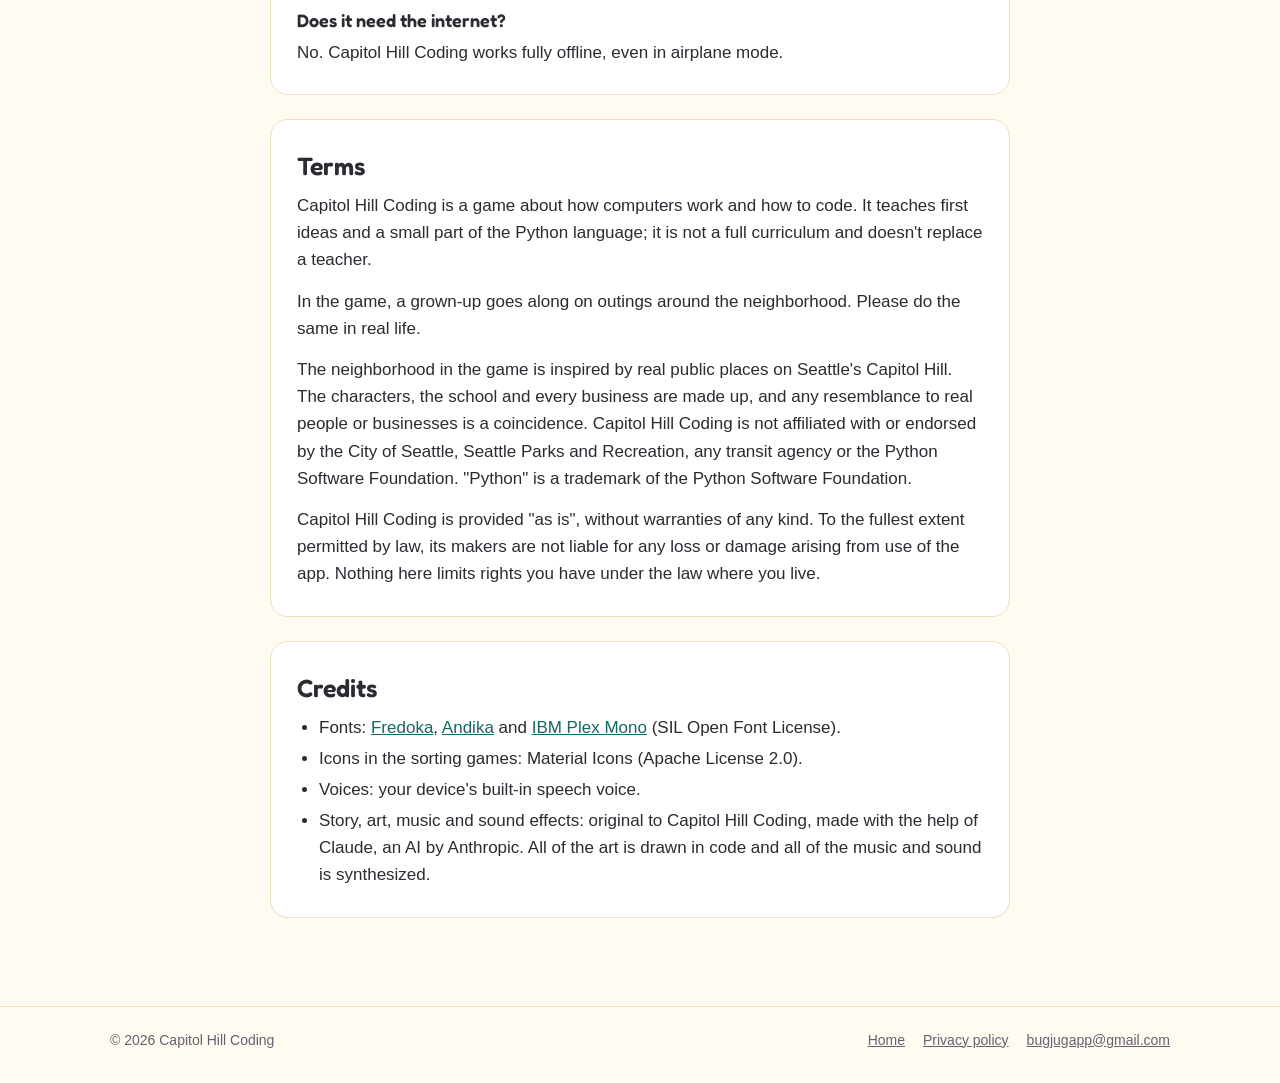
<file: support.html>
<!DOCTYPE html>
<html lang="en">
<head>
  <meta charset="utf-8">
  <meta name="viewport" content="width=device-width, initial-scale=1">
  <title>Capitol Hill Coding Support</title>
  <meta name="description" content="Help with Capitol Hill Coding: blocks, Python, the Studio, sound, and how to reach us.">
  <meta name="theme-color" content="#14213d">
  <link rel="icon" href="favicon.png">
  <link rel="apple-touch-icon" href="apple-touch-icon.png">
  <link rel="stylesheet" href="style.css">
</head>
<body>
<header class="bar">
  <div class="wrap">
    <a class="brand" href="./"><img src="img/icon.png" alt="">Capitol Hill Coding</a>
    <nav>
      <a class="wide" href="./">Home</a>
      <a href="support.html">Support</a>
      <a href="privacy.html">Privacy</a>
    </nav>
  </div>
</header>
<main class="doc">
  <h1>Support</h1>
  <p class="meta">Found a bug, spotted a typo, or have an idea? We'd love to hear from you.</p>

  <section id="contact">
    <h2>Get in touch</h2>
    <p>Email <a href="mailto:bugjugapp@gmail.com">bugjugapp@gmail.com</a>. It helps to tell us your
      device, which stop or screen you were on, and what you expected to happen. If you use GitHub,
      you can also <a href="https://github.com/CapitolHillCoding/capitolhillcoding.github.io/issues/new">open an issue</a>.</p>
  </section>

  <section id="faq">
    <h2>Common questions</h2>

    <h3>What ages is it for?</h3>
    <p>Coders of about 6 to 12. Every line a character says is spoken aloud. There is nothing to
      do against a clock and nothing to lose. A younger child can play the first six stops with
      a grown-up; the typing stops want a child who can read short words. An older coder will
      move through the hill quickly and spend their time on the Python Trail, the Team Trail and
      the Studio, which a grown-up can open from the start.</p>

    <h3>Is it really Python?</h3>
    <p>The code is real Python syntax, and the app runs a kid-sized part of the language:
      numbers, words, lists, variables, if, elif and else, for and while loops, functions with
      def, and a few built-in helpers such as print, len, range and random. It doesn't have
      everything grown-up Python has (no dictionaries, classes or files).</p>

    <h3>Widget stopped and said something went wrong.</h3>
    <p>That is the game working. Widget does exactly what the program says, and says what
      happened: a hedge in the way, a puddle, a flower still thirsty. The block or line that went
      wrong is marked. Change it and press Go again. Tapping Widget's bar gives a hint.</p>

    <h3>How do the blocks work?</h3>
    <p>Tap a block on the right to add it where the yellow bar is. A new repeat or if block takes
      the yellow bar inside it; the bent-arrow button steps back out. Tap a block in the program
      to pick it, then the bin takes it out, and + and − change a repeat's number.</p>

    <h3>It says "the line needs to be pushed in".</h3>
    <p>In Python, the lines that belong to a loop, an if or a def start with four spaces. The
      "push in" and "pull back" keys under the editor move a line in and out. A line right after
      a colon is always pushed in.</p>

    <h3>Where is the keyboard?</h3>
    <p>The Keys button at the top of the editor shows and hides it. Most code can be tapped in
      with the tiles under the editor instead; a tile with empty quote marks opens the keyboard
      for her own words.</p>

    <h3>The same program has to work on "Day 1 of 3"?</h3>
    <p>Yes. On some levels the puddles or flowers move from day to day, so the program can't just
      count squares. It has to look first, with an if.</p>

    <h3>Where is the Studio?</h3>
    <p>It opens on the map once the Coding Crew stop is finished. Projects save by themselves.
      The Name button renames one, and Big screen plays it full size.</p>

    <h3>How do I make a game?</h3>
    <p>In the Studio, press Build a game: pick a place, add actors, drag them to where they
      start and press Make it! The game writes the code, and the first actor moves with the pad.
      Or start from one of the game starters. A game is a program with one of these functions:
      <em>def tapped(who):</em> (an actor was tapped), <em>def pressed(key):</em> (the pad, or the
      arrow keys and W, A, S, D on a keyboard), <em>def touched(a, b):</em> (two actors bumped) or
      <em>def tick():</em> (again and again, for things that move by themselves). The Help Book
      has a page on each.</p>

    <h3>Can she use her own pictures and sounds?</h3>
    <p>Yes. In the Studio, open Actors, places and sounds and press make my own. An actor or a
      place comes from the camera or one of your photos; a sound comes from the microphone. Give
      it a name, and her code uses that name, like <em>actor("rex")</em>.</p>

    <h3>What are Add and Change in the Studio?</h3>
    <p>A small helper that writes code from plain words. She says or types what she wants, like
      <em>make the cat jump 3 times</em> or <em>when I tap the dog it spins</em>, and it shows a
      few lines of Python for her to read and tap in: that is <em>Add</em>. With a block or a line
      chosen, <em>Change</em> changes that instead: <em>do this 3 times</em>, <em>say bye instead</em>, <em>delete this</em>. The
      first time, a short lesson plays first: a helper can be wrong, so she reads its code, runs
      it and fixes it. The helper only knows this game's own words, and says so when it isn't
      sure. It runs on the device and needs no internet.</p>

    <h3>There is no microphone in the helper's box.</h3>
    <p>The microphone is there only on a device that can turn speech into words by itself,
      without the internet: most iPhones and iPads, and Android 12 or later with on-device
      speech recognition. Everywhere else she can type what she wants. If the microphone was
      turned off for the game, you can turn it on again in your device's Settings.</p>

    <h3>Can she keep a game, or give it to a friend?</h3>
    <p>Yes. In the Studio, each project has a save button that keeps it as a file whose name ends
      in .chcpy, wherever you choose. Open a game file, also in the Studio, brings one back as a
      new project. The file is plain Python text, so it can be read in any text editor. It holds
      only the code: pictures and sounds she made herself stay on her device, so a game that
      uses them needs them made again on the other one.</p>

    <h3>Why does it ask for the camera, photos, microphone or speech recognition?</h3>
    <p>The camera, photos and microphone are for making a picture or a sound for a game, at the
      moment she presses the button. The microphone and speech recognition are also for saying
      what she wants to the helper, after she taps the microphone in the helper's box; her device
      turns what she says into words by itself. What she makes or says stays on your device and
      is never sent anywhere. If you say no, everything else works the same; you can change it
      later in your device's Settings.</p>

    <h3>We stopped in the middle of a level.</h3>
    <p>Nothing is lost. The program for every level is saved as it is typed, and is there when
      you come back. Start over puts the level back to how it began.</p>

    <h3>How do I turn off the voice or the music?</h3>
    <p>The two buttons at the top of the title screen switch the spoken lines and the music (with
      the sound effects) on and off. The home button on the map goes back to the title screen.</p>

    <h3>The voice sounds robotic, or doesn't speak.</h3>
    <p>The lines are read by your device's own speech voice. Check that the device isn't muted and
      the volume is up. On iPhone and iPad, a better voice can be downloaded in Settings →
      Accessibility → Spoken Content → Voices.</p>

    <h3>How do I move her projects to a new phone or tablet?</h3>
    <p>Everything is saved only on the device it was made on, and there is no way to move it
      yet. A full device backup and restore (iCloud or Google) may bring it along.</p>

    <h3>Does it need the internet?</h3>
    <p>No. Capitol Hill Coding works fully offline, even in airplane mode.</p>
  </section>

  <section id="terms">
    <h2>Terms</h2>
    <p>Capitol Hill Coding is a game about how computers work and how to code. It teaches first
      ideas and a small part of the Python language; it is not a full curriculum and doesn't
      replace a teacher.</p>
    <p>In the game, a grown-up goes along on outings around the neighborhood. Please do the same
      in real life.</p>
    <p>The neighborhood in the game is inspired by real public places on Seattle's Capitol Hill.
      The characters, the school and every business are made up, and any resemblance to real
      people or businesses is a coincidence. Capitol Hill Coding is not affiliated with or
      endorsed by the City of Seattle, Seattle Parks and Recreation, any transit agency or the
      Python Software Foundation. "Python" is a trademark of the Python Software Foundation.</p>
    <p>Capitol Hill Coding is provided "as is", without warranties of any kind. To the fullest
      extent permitted by law, its makers are not liable for any loss or damage arising from use of
      the app. Nothing here limits rights you have under the law where you live.</p>
  </section>

  <section id="credits">
    <h2>Credits</h2>
    <ul>
      <li>Fonts: <a href="https://github.com/hyperis/Fredoka">Fredoka</a>,
        <a href="https://software.sil.org/andika/">Andika</a> and
        <a href="https://github.com/IBM/plex">IBM Plex Mono</a> (SIL Open Font License).</li>
      <li>Icons in the sorting games: Material Icons (Apache License 2.0).</li>
      <li>Voices: your device's built-in speech voice.</li>
      <li>Story, art, music and sound effects: original to Capitol Hill Coding, made
        with the help of Claude, an AI by Anthropic. All of the art is drawn in code and all of
        the music and sound is synthesized.</li>
    </ul>
  </section>
</main>
<footer>
  <div class="wrap">
    <span>© 2026 Capitol Hill Coding</span>
    <nav>
      <a href="./">Home</a>
      <a href="privacy.html">Privacy policy</a>
      <a href="mailto:bugjugapp@gmail.com">bugjugapp@gmail.com</a>
    </nav>
  </div>
</footer>
</body>
</html>
</file>
<file: style.css>
/* Capitol Hill Coding: night blue, robot teal, lamp yellow and paper cream. */
@font-face {
  font-family: "Fredoka";
  src: url(fonts/Fredoka-Variable.ttf) format("truetype");
  font-weight: 300 700;
  font-display: swap;
}
:root {
  --night: #2b3a67;
  --night-deep: #14213d;
  --dusk: #2ec4b6;
  --porch: #ffc857;
  --flame: #ffd97a;
  --mud: #12716a;
  --mud-dark: #0d5650;
  --bg: #fffbf0;
  --card: #ffffff;
  --ink: #2d2a32;
  --muted: #666170;
  --soft: #fdf1d6;
  --line: #ecdfc2;
  --link: #0f6b64;
}
@media (prefers-color-scheme: dark) {
  :root {
    --bg: #171d26;
    --card: #1f2733;
    --ink: #f3ecdc;
    --muted: #a9b3c0;
    --soft: #222c3a;
    --line: #313c4c;
    --link: #ffc857;
  }
}
* { box-sizing: border-box; }
html { -webkit-text-size-adjust: 100%; scroll-behavior: smooth; }
@media (prefers-reduced-motion: reduce) { html { scroll-behavior: auto; } }
body {
  margin: 0;
  background: var(--bg);
  color: var(--ink);
  font: 17px/1.6 ui-rounded, "SF Pro Rounded", -apple-system, BlinkMacSystemFont, "Segoe UI", Roboto, Helvetica, Arial, sans-serif;
}
h1, h2, h3, .brand, .kicker { font-family: "Fredoka", ui-rounded, sans-serif; }
img { max-width: 100%; display: block; }
a { color: var(--link); }
.wrap { max-width: 1100px; margin: 0 auto; padding: 0 20px; }

/* Top bar */
.bar { background: var(--night-deep); color: #fff8e7; }
.bar .wrap { display: flex; align-items: center; justify-content: space-between; gap: 12px; height: 62px; }
.brand { display: flex; align-items: center; gap: 10px; color: #fff8e7; text-decoration: none; font-weight: 600; font-size: 22px; }
.brand img { width: 36px; height: 36px; border-radius: 9px; }
.bar nav { display: flex; gap: 18px; font-size: 15px; }
.bar nav a { color: #fff8e7; opacity: .85; text-decoration: none; font-weight: 600; }
.bar nav a:hover { opacity: 1; text-decoration: underline; }

/* Hero: the sunburst from the app icon, on ink blue */
.hero {
  color: #fff8e7; padding: 48px 0 56px; overflow: hidden; position: relative; isolation: isolate;
  background:
    radial-gradient(520px 380px at 74% 58%, rgba(255,243,208,.38), transparent 70%),
    linear-gradient(180deg, var(--night-deep) 0%, var(--night) 62%, #5b83a8 100%);
}
.hero::before {  /* slow rays */
  content: ""; position: absolute; left: 74%; top: 58%; width: 2400px; height: 2400px; margin: -1200px 0 0 -1200px;
  z-index: -1; opacity: .07; pointer-events: none;
  background: repeating-conic-gradient(#fff8e7 0 11.25deg, transparent 11.25deg 22.5deg);
  animation: rays 90s linear infinite;
}
@keyframes rays { to { transform: rotate(360deg); } }
@media (prefers-reduced-motion: reduce) { .hero::before { animation: none; } }
.hero .wrap { display: grid; grid-template-columns: 1fr 1.25fr; gap: 44px; align-items: center; }
.hero-icon { width: 92px; height: 92px; border-radius: 22px; box-shadow: 0 8px 28px rgba(0,0,0,.45); margin-bottom: 18px; }
.hero h1 { font-size: clamp(38px, 5.6vw, 58px); line-height: 1.04; margin: 0 0 14px; font-weight: 600; }
.hero h1 em { font-style: normal; color: var(--porch); }
.hero p { font-size: 19px; opacity: .92; margin: 0 0 26px; max-width: 32em; }
.cta { display: flex; flex-wrap: wrap; gap: 12px; align-items: center; }
.badge {
  display: inline-flex; align-items: center; gap: 10px; background: #000; color: #fff; min-height: 56px;
  border: 1px solid #555; border-radius: 12px; padding: 9px 18px; text-decoration: none; font-weight: 700;
}
.badge small { display: block; font-size: 11px; font-weight: 500; opacity: .8; line-height: 1.1; }
.badge span { line-height: 1.15; }
.note { font-size: 14px; opacity: .8; flex-basis: 100%; }
.device {
  background: #131c26; border-radius: 30px; padding: 10px; box-shadow: 0 22px 60px rgba(0,0,0,.35);
  border: 1px solid rgba(255,255,255,.12);
}
.device img { border-radius: 21px; width: 100%; }

/* Pills */
.pills { list-style: none; padding: 0; margin: 48px 0 0; display: grid; grid-template-columns: repeat(auto-fit, minmax(220px, 1fr)); gap: 14px; }
.pills li { background: var(--card); border: 1px solid var(--line); border-radius: 18px; padding: 18px 20px; }
.pills strong { display: block; font-size: 18px; }
.pills .e { font-size: 26px; display: block; margin-bottom: 4px; }

/* Feature rows: copy beside one landscape screenshot */
.feature { display: grid; grid-template-columns: 1fr 1.3fr; gap: 48px; align-items: center; padding: 64px 0; border-bottom: 1px solid var(--line); }
.feature.flip > figure { order: -1; }
.feature h2 { font-size: 36px; line-height: 1.12; margin: 0 0 12px; font-weight: 600; }
.kicker { color: var(--mud); font-weight: 600; letter-spacing: .08em; text-transform: uppercase; font-size: 15px; margin: 0 0 6px; }
@media (prefers-color-scheme: dark) { .kicker { color: var(--porch); } }
.feature ul { padding-left: 20px; margin: 12px 0 0; }
.feature li { margin-bottom: 8px; }
.feature figure { margin: 0; display: grid; gap: 14px; }
.shot { border-radius: 18px; border: 1px solid var(--line); box-shadow: 0 12px 34px rgba(30,40,60,.18); width: 100%; }
.shot.small { width: 78%; justify-self: end; margin-top: -18%; position: relative; border: 4px solid var(--bg); }

/* The ten pieces */
.chapters { padding: 64px 0 8px; }
.chapters h2 { font-size: 36px; margin: 0 0 8px; font-weight: 600; text-align: center; }
.chapters > p { text-align: center; max-width: 40em; margin: 0 auto 28px; color: var(--muted); }
.chapters ol { list-style: none; padding: 0; margin: 0; display: grid; grid-template-columns: repeat(auto-fit, minmax(230px, 1fr)); gap: 12px; counter-reset: ch; }
#path ol { grid-template-columns: repeat(auto-fit, minmax(300px, 1fr)); }
.chapters li { counter-increment: ch; background: var(--card); border: 1px solid var(--line); border-radius: 16px; padding: 14px 16px 12px 58px; position: relative; font-size: 15.5px; line-height: 1.45; }
.chapters li::before {
  content: counter(ch); position: absolute; left: 14px; top: 14px; width: 32px; height: 32px; border-radius: 50%;
  display: grid; place-items: center; font: 600 16px "Fredoka", ui-rounded, sans-serif;
  background: var(--night); color: var(--porch); box-shadow: 0 0 0 3px rgba(255,200,87,.25);
}
.chapters figure { margin: 22px 0 18px; display: grid; grid-template-columns: repeat(auto-fit, minmax(260px, 1fr)); gap: 14px; }
.chapters figure .shot, .chapters figure .shot.small { width: 100%; margin: 0; justify-self: stretch; border: 1px solid var(--line); }
.chapters strong { display: block; font-family: "Fredoka", ui-rounded, sans-serif; font-weight: 600; font-size: 17px; }
.chapters .free { font-size: 12px; font-weight: 700; letter-spacing: .04em; text-transform: uppercase; color: var(--mud); margin-left: 4px; }
@media (prefers-color-scheme: dark) { .chapters .free { color: var(--porch); } }

/* Trailer: a band under the hero */
.watch { margin: 18px 0 0; font-family: "Fredoka", ui-rounded, sans-serif; font-weight: 600; font-size: 18px; }
.watch a { color: var(--flame); text-decoration: none; }
.watch a:hover { text-decoration: underline; }
.trailer { background: linear-gradient(180deg, #3a4f8a 0%, var(--night-deep) 100%); color: #fff8e7; padding: 44px 0 52px; text-align: center; }
.trailer .kicker { color: var(--porch); margin: 0 0 6px; }
.trailer h2 { font-size: clamp(28px, 4vw, 40px); line-height: 1.1; margin: 0 0 22px; font-weight: 600; }
.trailer video { width: 100%; max-width: 960px; height: auto; aspect-ratio: 16 / 9; margin: 0 auto; display: block; border-radius: 20px; background: #000; box-shadow: 0 18px 50px rgba(0,0,0,.5); }
.trailer-note { margin: 14px auto 0; font-size: 15px; opacity: .75; }

/* Grown-ups */
.grownups { padding: 64px 0 24px; }
.grownups h2 { font-size: 36px; margin: 0 0 8px; font-weight: 600; text-align: center; }
.grownups > p { text-align: center; max-width: 40em; margin: 0 auto 28px; color: var(--muted); }
.cards { display: grid; grid-template-columns: repeat(auto-fit, minmax(280px, 1fr)); gap: 16px; }
.card { background: var(--card); border: 1px solid var(--line); border-radius: 18px; padding: 22px 22px 10px; }
.card h3 { margin: 0 0 6px; font-size: 20px; font-weight: 600; }
.card p { margin: 0 0 12px; }

/* Closing */
.closing { background: var(--soft); border-radius: 28px; padding: 40px 28px; text-align: center; margin: 40px 0 64px; }
.closing h2 { font-size: 32px; margin: 0 0 8px; font-weight: 600; }
.closing p { margin: 0 auto 8px; max-width: 38em; }
.meta { color: var(--muted); font-size: 15px; margin: 0 0 12px; }

/* Document pages */
.doc { max-width: 780px; margin: 0 auto; padding: 40px 20px 64px; }
.doc h1 { font-size: 42px; margin: 0 0 4px; font-weight: 600; }
.doc section { background: var(--card); border: 1px solid var(--line); border-radius: 18px; padding: 26px 26px 14px; margin: 24px 0; }
.doc h2 { font-size: 25px; margin: 0 0 6px; font-weight: 600; }
.doc h3 { font-size: 18px; margin: 20px 0 4px; font-weight: 600; }
.doc p, .doc ul, .doc ol { margin: 0 0 14px; }
.doc ul, .doc ol { padding-left: 22px; }
.doc li { margin-bottom: 4px; }

footer { border-top: 1px solid var(--line); color: var(--muted); font-size: 14px; }
footer .wrap { display: flex; flex-wrap: wrap; gap: 8px 20px; justify-content: space-between; padding-top: 22px; padding-bottom: 32px; }
footer nav { display: flex; flex-wrap: wrap; gap: 6px 18px; }
footer a { color: var(--muted); }
.fine { flex-basis: 100%; font-size: 12.5px; }

@media (max-width: 820px) {
  .bar nav { gap: 12px; font-size: 14px; }
  .bar nav .wide { display: none; }
  .hero { padding: 32px 0 40px; }
  .hero .wrap { grid-template-columns: 1fr; gap: 28px; }
  .device { border-radius: 20px; padding: 6px; }
  .device img { border-radius: 15px; }
  .feature { grid-template-columns: 1fr; gap: 24px; padding: 44px 0; }
  .feature.flip > figure { order: 0; }
  .feature h2, .grownups h2, .chapters h2 { font-size: 29px; }
  .doc section { padding: 20px 18px 8px; }
}
@media (max-width: 440px) {
  .wrap { padding: 0 16px; }
  .brand { font-size: 14px; white-space: nowrap; gap: 6px; }
  .brand img { width: 28px; height: 28px; border-radius: 7px; }
  .bar nav { gap: 10px; font-size: 13px; }
}

/* A sample of the fix-up: a draft line and the same line fixed. */
.fixdemo { background: var(--card); border: 1px solid var(--line); border-radius: 16px; padding: 14px 18px; margin: 16px 0 0; font-size: 20px; }
.fixdemo span { display: block; }
.fixdemo .before { color: var(--muted); }
.fixdemo .after mark { background: var(--porch); color: #2d2a32; border-radius: 5px; padding: 0 3px; }

/* A little program, shown as code. */
.code { background: #0b1328; color: #fff8e7; border-radius: 16px; padding: 14px 18px; margin: 16px 0 0; font: 16px/1.5 ui-monospace, "SF Mono", Menlo, Consolas, monospace; white-space: pre; overflow-x: auto; }
.code .k { color: #ffc857; }
.code .s { color: #9cf6ec; }
.code .n { color: #8d99ae; }
.say { background: var(--card); border: 1px solid var(--line); border-radius: 16px; padding: 12px 16px; margin: 14px 0 0; }
.say b { color: var(--link); }
</file>
